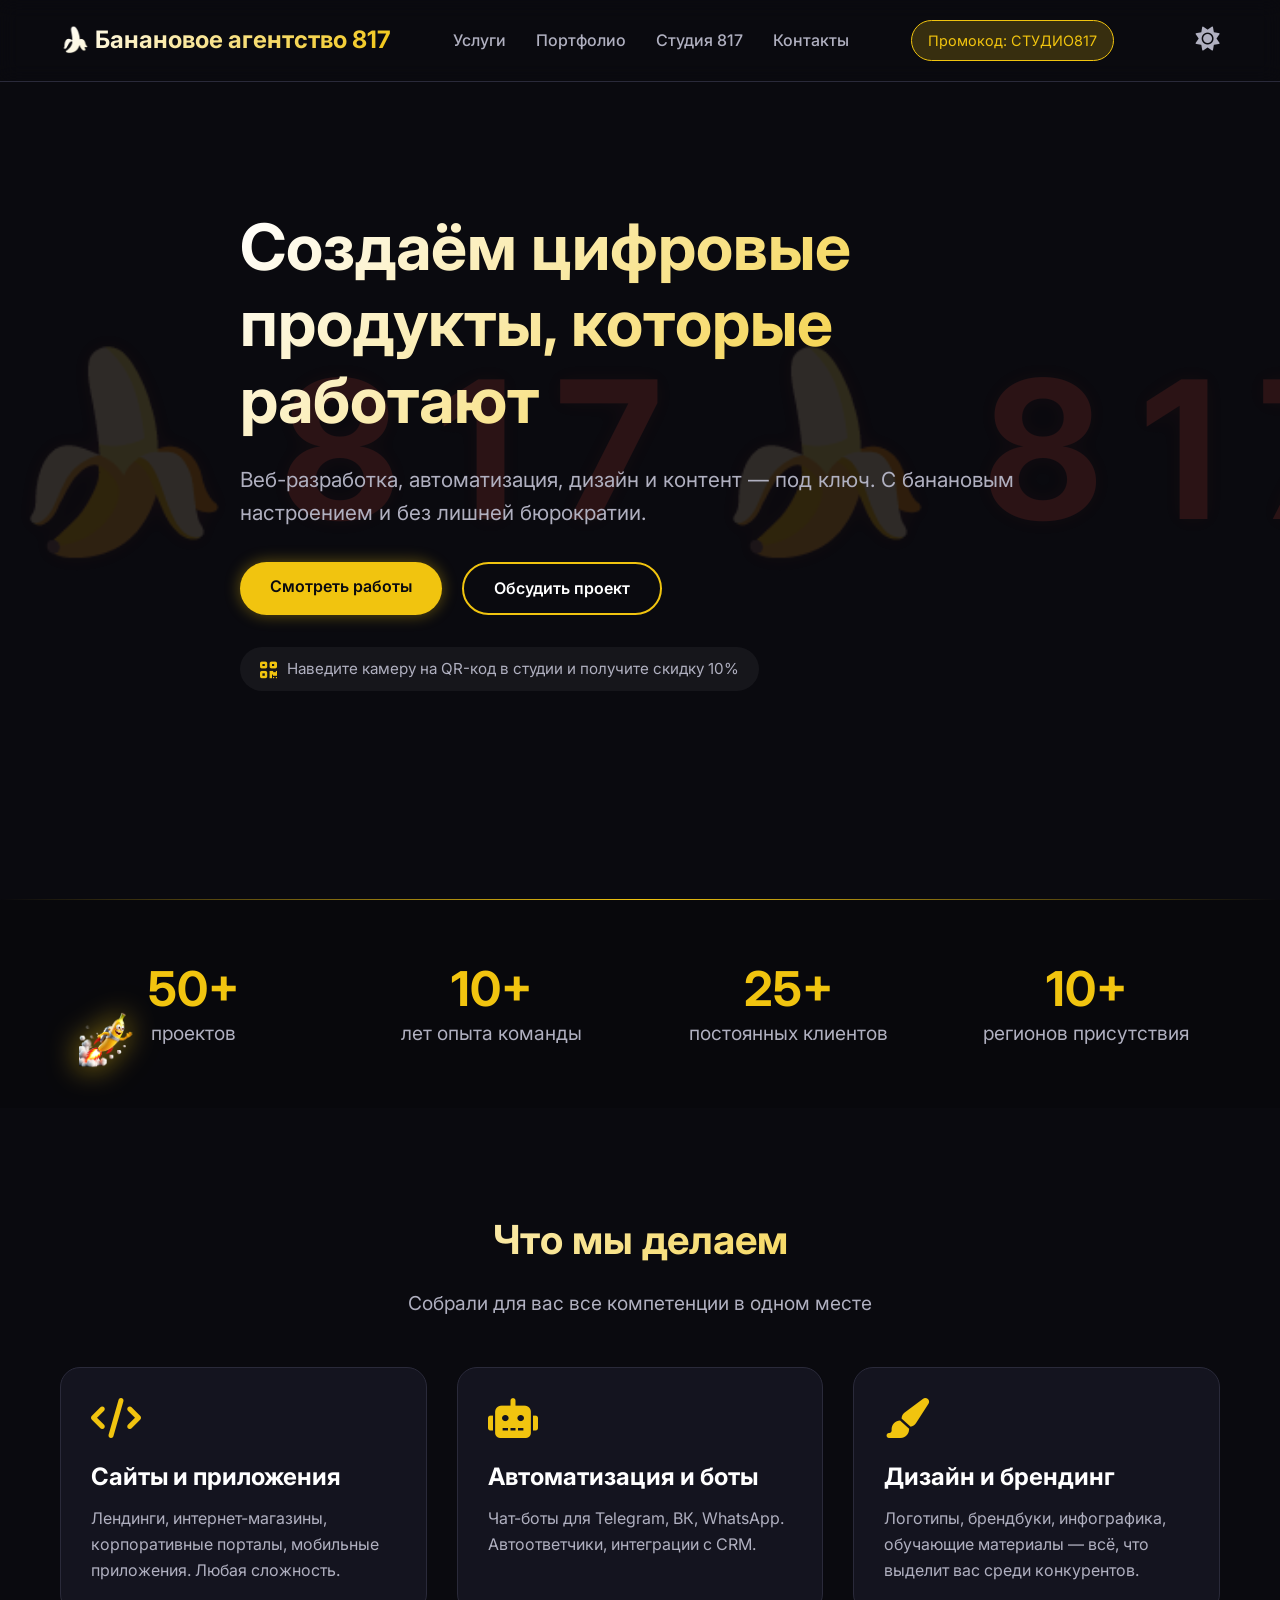
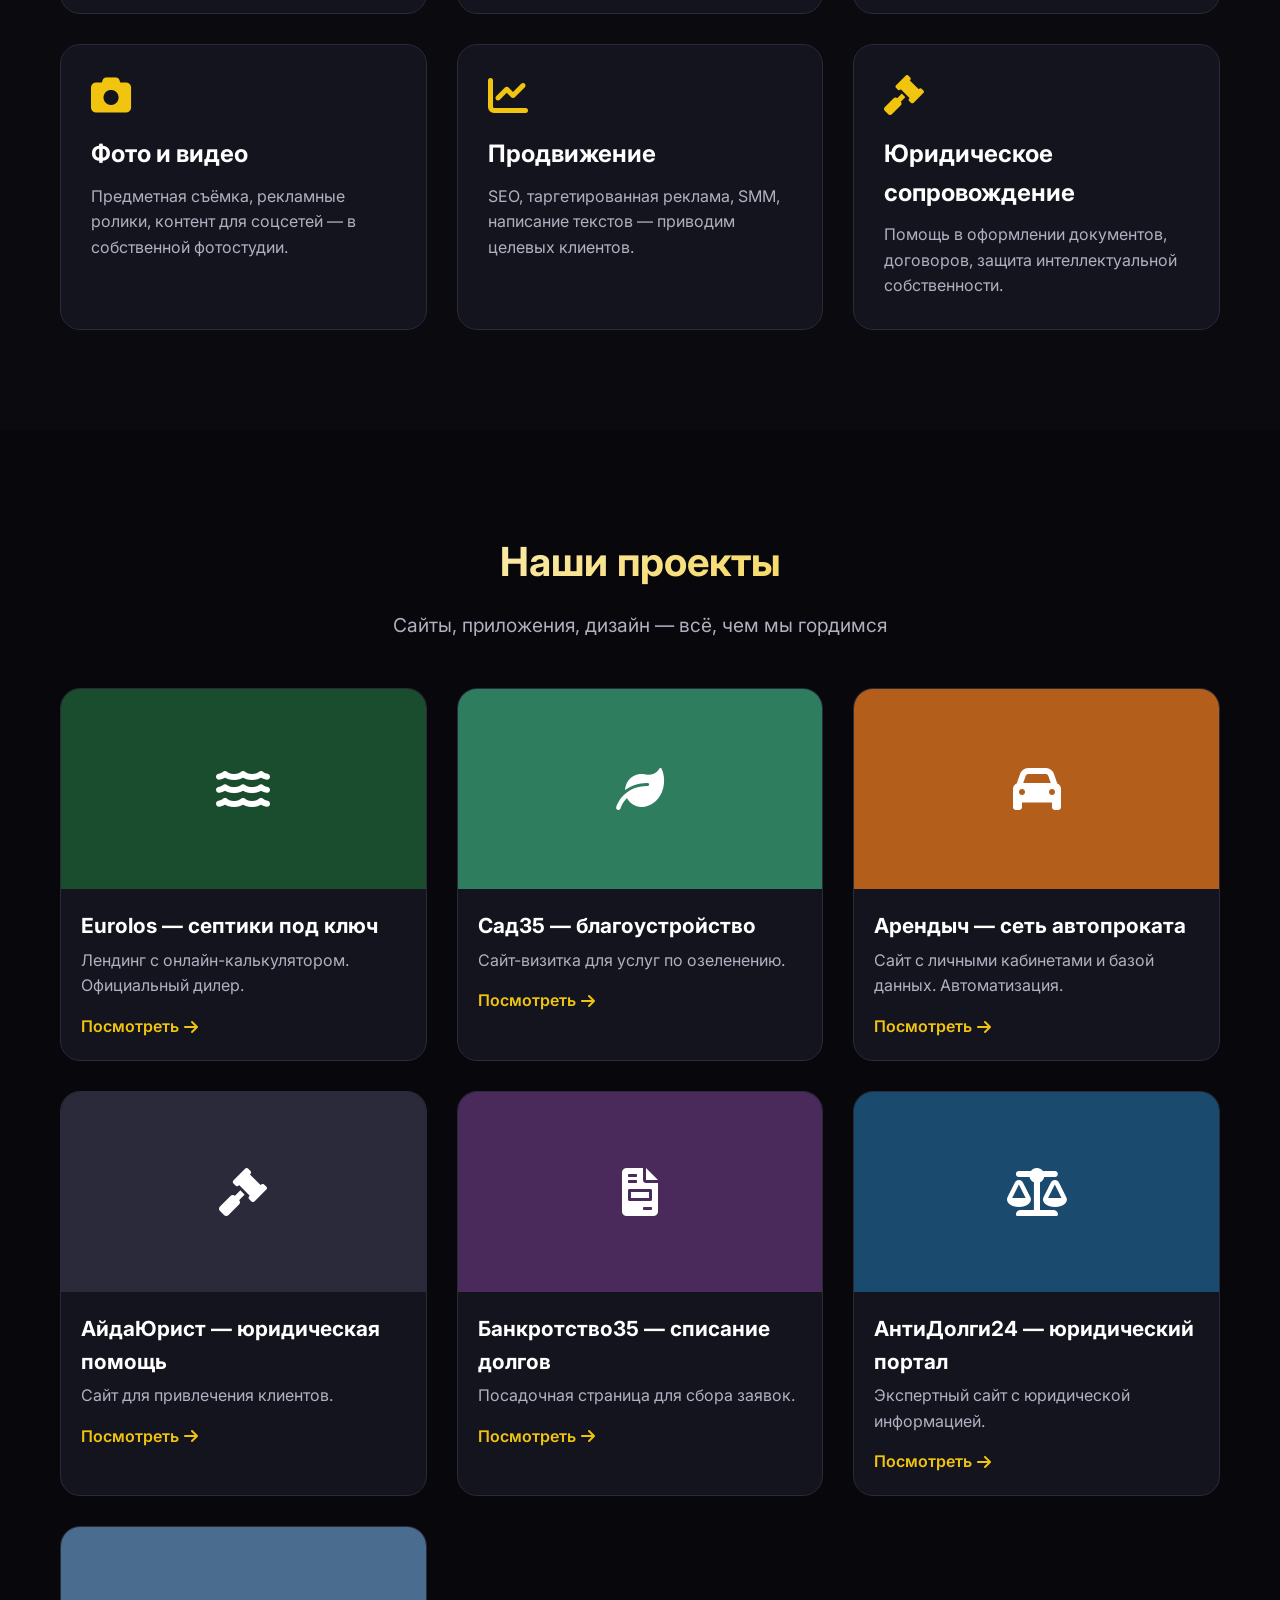
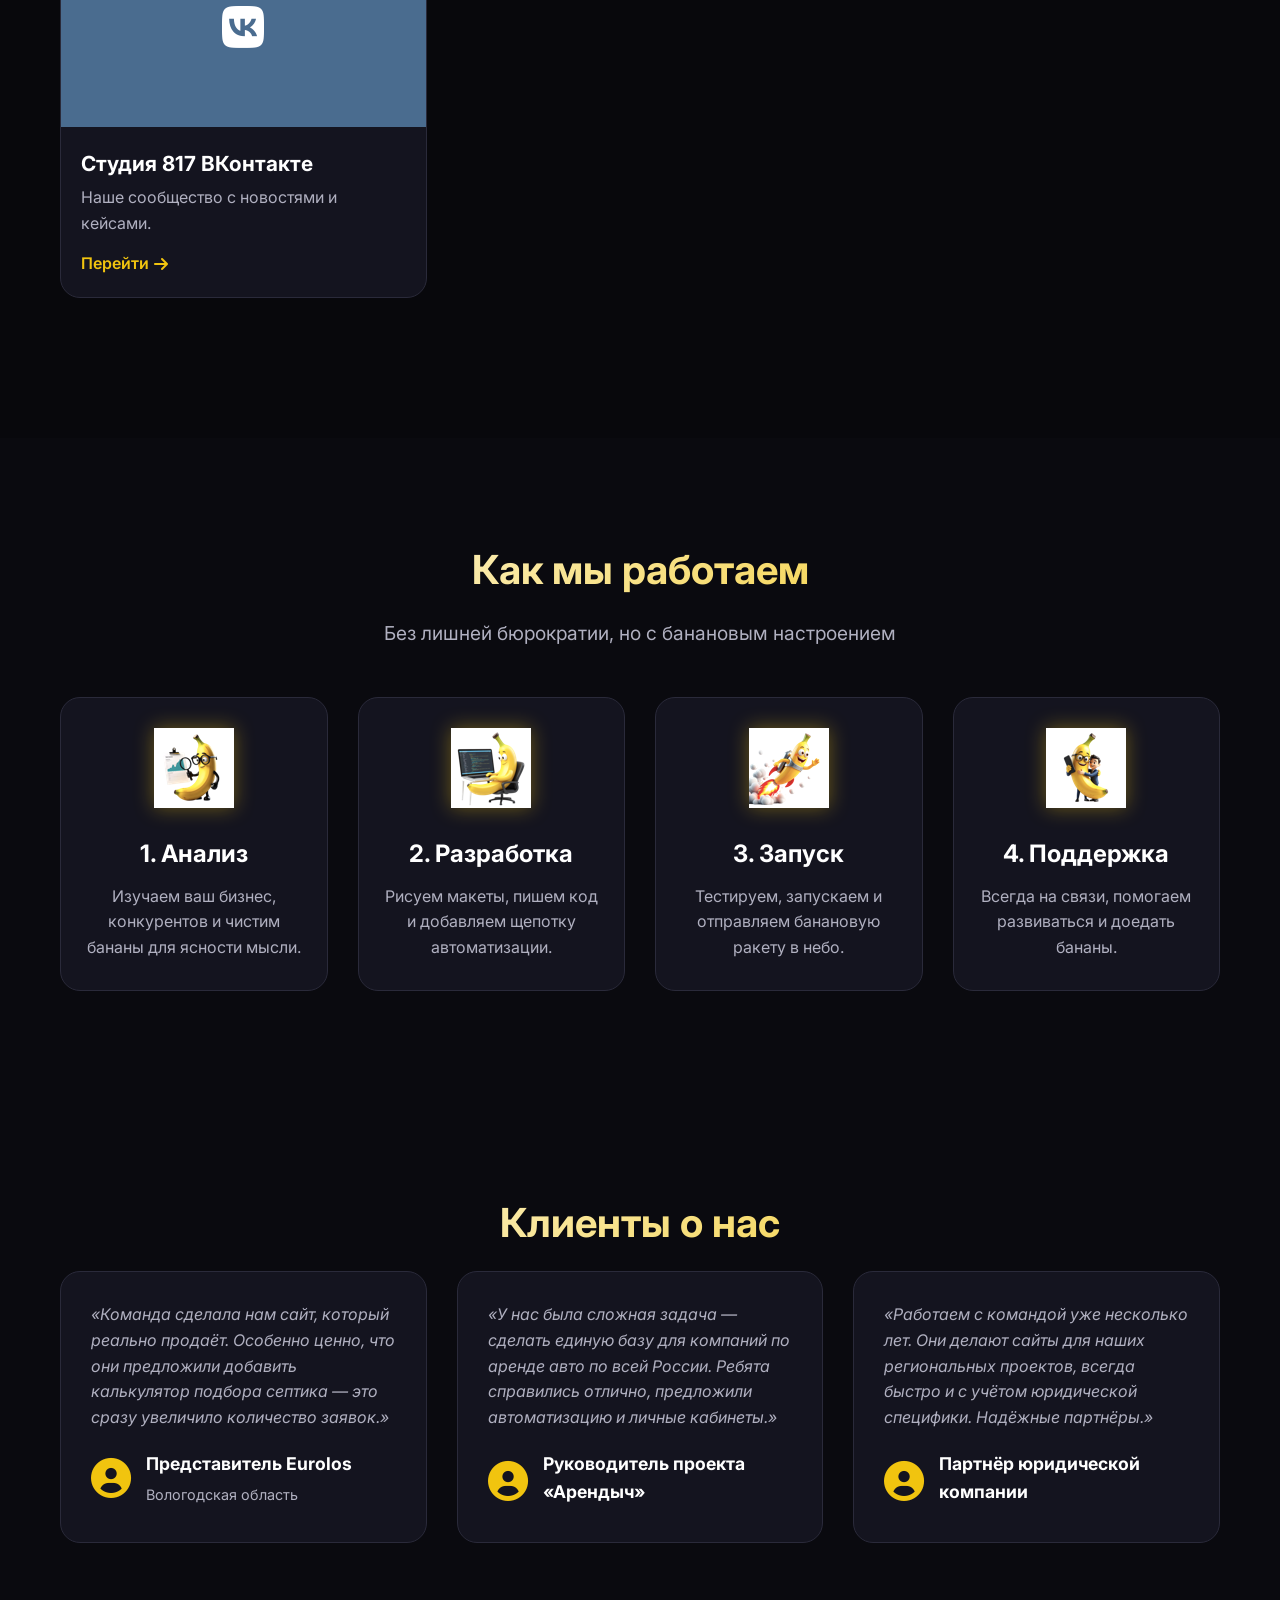
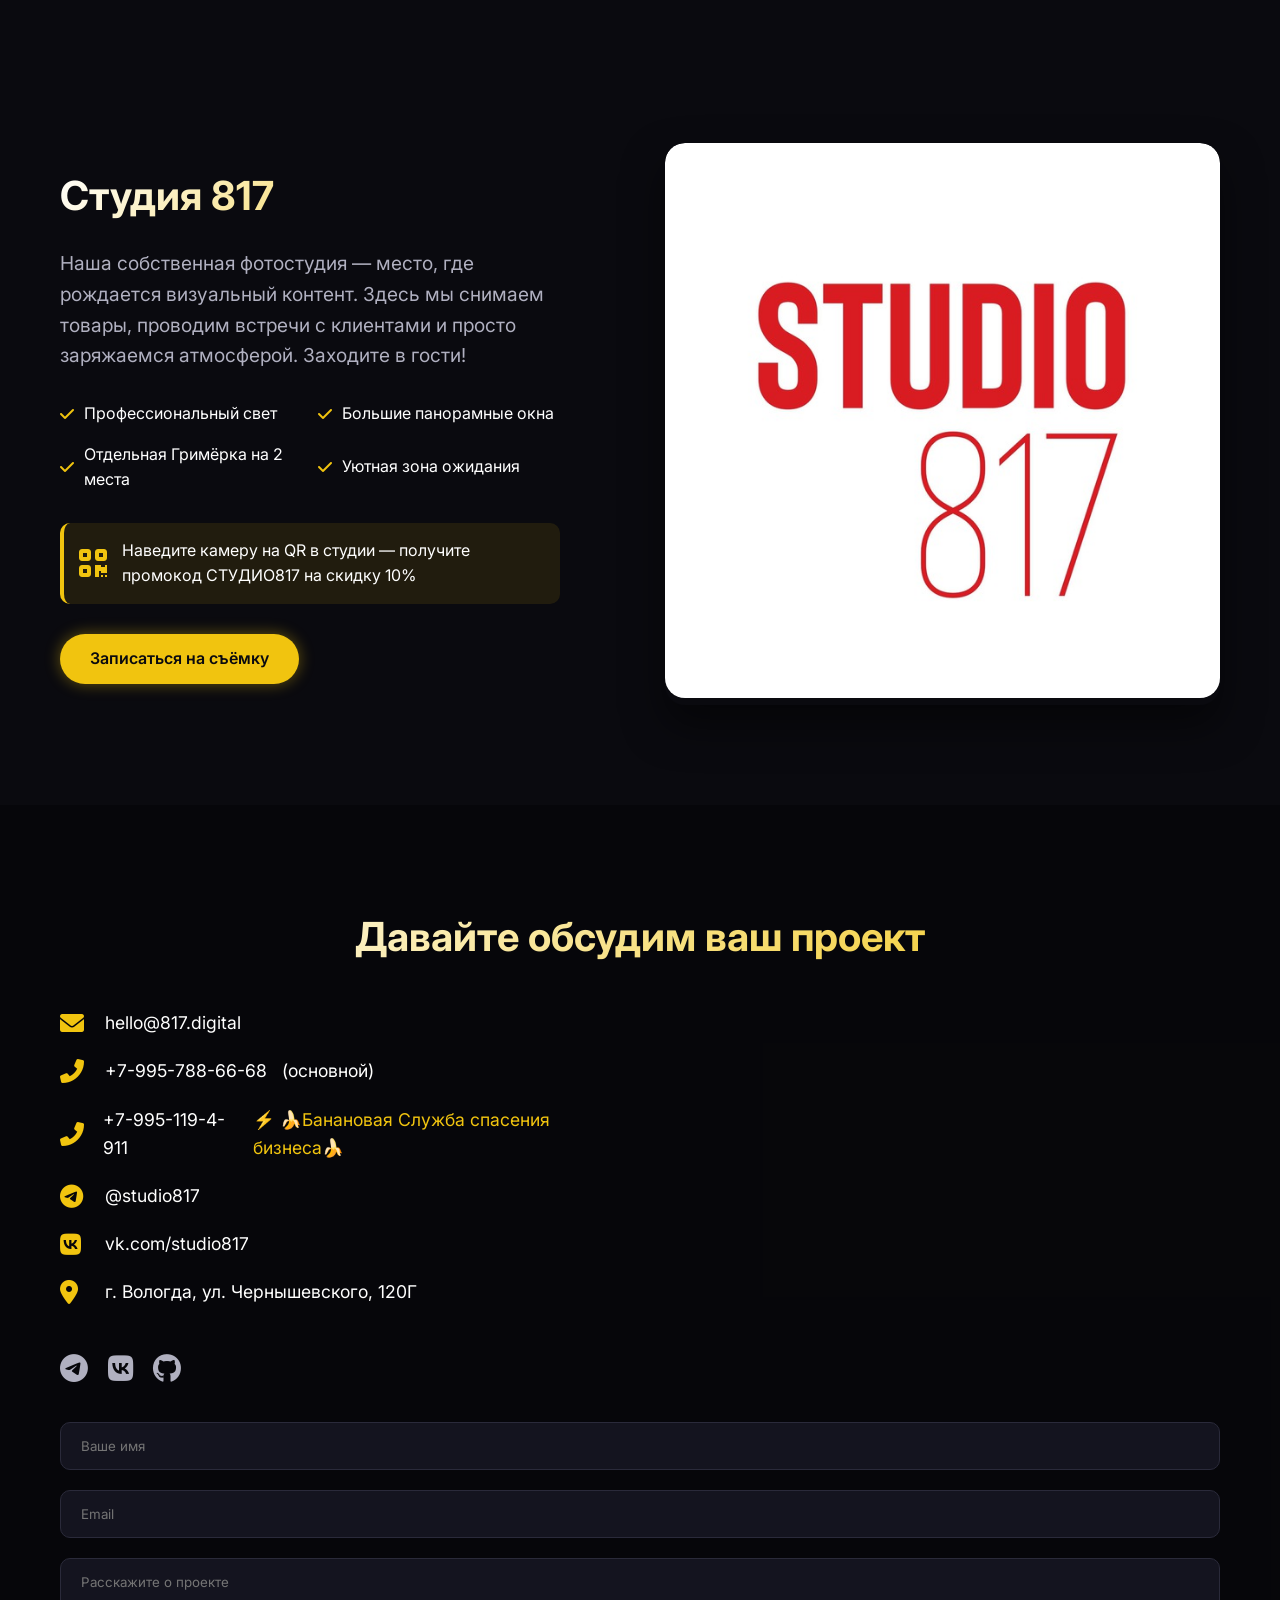
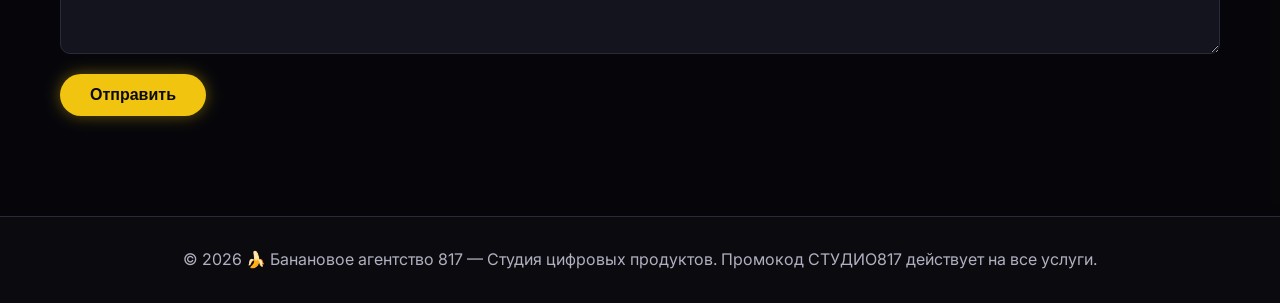
<file: index.html>
<!DOCTYPE html>
<html lang="ru">
<head>
    <meta charset="UTF-8">
    <meta name="viewport" content="width=device-width, initial-scale=1.0">
    <title>🍌 Банановое агентство 817 — создание сайтов, автоматизация, контент</title>
    <!-- Шрифты -->
    <link rel="preconnect" href="https://fonts.googleapis.com">
    <link rel="preconnect" href="https://fonts.gstatic.com" crossorigin>
    <link href="https://fonts.googleapis.com/css2?family=Inter:opsz,wght@14..32,400;14..32,500;14..32,600;14..32,700&family=Montserrat:wght@400;500;600;700&display=swap" rel="stylesheet">
    <!-- Font Awesome 6 (иконки) -->
    <link rel="stylesheet" href="https://cdnjs.cloudflare.com/ajax/libs/font-awesome/6.0.0-beta3/css/all.min.css">
    <!-- Наш CSS -->
    <link rel="stylesheet" href="style.css">
</head>
<body>

    <!-- Прелоадер -->
    <div id="preloader">
        <div class="preloader__content">
            <img src="images/banana.png" alt="Банан" class="preloader__banana" onerror="this.style.display='none'; this.nextElementSibling.style.display='block';">
            <i class="fas fa-banana preloader__banana-fallback" style="display: none; font-size: 80px; color: #f1c40f;"></i>
            <div class="preloader__numbers">8 1 7</div>
        </div>
    </div>

    <!-- Фоновые вращающиеся эмодзи (будут видны только в тёмной теме) -->
    <div class="bg-emoji"></div>

    <!-- Шапка -->
    <header class="header">
        <div class="container">
            <div class="header__inner">
                <div class="logo">🍌 Банановое агентство 817</div>
                <nav class="nav">
                    <a href="#services">Услуги</a>
                    <a href="#portfolio">Портфолио</a>
                    <a href="#studio">Студия 817</a>
                    <a href="#contact">Контакты</a>
                </nav>
                <div class="header__promo">Промокод: СТУДИО817</div>
                <div class="theme-switcher" id="theme-toggle">
                    <i class="fas fa-sun"></i>
                </div>
                <button class="mobile-menu-btn" id="mobile-menu-btn"><i class="fas fa-bars"></i></button>
            </div>
        </div>
    </header>

    <!-- Мобильное меню -->
    <div class="mobile-menu" id="mobile-menu">
        <a href="#services" onclick="closeMenu()">Услуги</a>
        <a href="#portfolio" onclick="closeMenu()">Портфолио</a>
        <a href="#studio" onclick="closeMenu()">Студия 817</a>
        <a href="#contact" onclick="closeMenu()">Контакты</a>
        <div class="mobile-menu__promo">Промокод: СТУДИЯ817</div>
    </div>

    <!-- Главный экран -->
    <section class="hero">
        <div class="container">
            <div class="hero__content">
                <h1 class="hero__title animate-on-scroll">Создаём цифровые продукты, которые работают</h1>
                <p class="hero__subtitle animate-on-scroll">Веб-разработка, автоматизация, дизайн и контент — под ключ. С банановым настроением и без лишней бюрократии.</p>
                <div class="hero__btns animate-on-scroll">
                    <a href="#portfolio" class="btn btn-primary">Смотреть работы</a>
                    <a href="#contact" class="btn btn-outline">Обсудить проект</a>
                </div>
                <div class="hero__qr-note animate-on-scroll">
                    <i class="fas fa-qrcode"></i> Наведите камеру на QR-код в студии и получите скидку 10%
                </div>
            </div>
        </div>
        <div class="hero__line"></div>
    </section>

    <!-- Счётчики достижений -->
    <section class="stats">
        <div class="container">
            <div class="stats-grid">
                <div class="stat-item animate-on-scroll">
                    <div class="stat-number" data-target="50">0</div>
                    <div class="stat-label">проектов</div>
                </div>
                <div class="stat-item animate-on-scroll">
                    <div class="stat-number" data-target="10">0</div>
                    <div class="stat-label">лет опыта команды</div>
                </div>
                <div class="stat-item animate-on-scroll">
                    <div class="stat-number" data-target="25">0</div>
                    <div class="stat-label">постоянных клиентов</div>
                </div>
                <div class="stat-item animate-on-scroll">
                    <div class="stat-number" data-target="10">0</div>
                    <div class="stat-label">регионов присутствия</div>
                </div>
            </div>
        </div>
    </section>

    <!-- Услуги -->
    <section id="services" class="services">
        <div class="container">
            <h2 class="section-title animate-on-scroll">Что мы делаем</h2>
            <p class="section-subtitle animate-on-scroll">Собрали для вас все компетенции в одном месте</p>
            <div class="services__grid">
                <div class="service-card animate-on-scroll">
                    <i class="fas fa-code service-card__icon"></i>
                    <h3>Сайты и приложения</h3>
                    <p>Лендинги, интернет-магазины, корпоративные порталы, мобильные приложения. Любая сложность.</p>
                </div>
                <div class="service-card animate-on-scroll">
                    <i class="fas fa-robot service-card__icon"></i>
                    <h3>Автоматизация и боты</h3>
                    <p>Чат-боты для Telegram, ВК, WhatsApp. Автоответчики, интеграции с CRM.</p>
                </div>
                <div class="service-card animate-on-scroll">
                    <i class="fas fa-paint-brush service-card__icon"></i>
                    <h3>Дизайн и брендинг</h3>
                    <p>Логотипы, брендбуки, инфографика, обучающие материалы — всё, что выделит вас среди конкурентов.</p>
                </div>
                <div class="service-card animate-on-scroll">
                    <i class="fas fa-camera service-card__icon"></i>
                    <h3>Фото и видео</h3>
                    <p>Предметная съёмка, рекламные ролики, контент для соцсетей — в собственной фотостудии.</p>
                </div>
                <div class="service-card animate-on-scroll">
                    <i class="fas fa-chart-line service-card__icon"></i>
                    <h3>Продвижение</h3>
                    <p>SEO, таргетированная реклама, SMM, написание текстов — приводим целевых клиентов.</p>
                </div>
                <div class="service-card animate-on-scroll">
                    <i class="fas fa-gavel service-card__icon"></i>
                    <h3>Юридическое сопровождение</h3>
                    <p>Помощь в оформлении документов, договоров, защита интеллектуальной собственности.</p>
                </div>
            </div>
        </div>
    </section>

    <!-- Портфолио -->
    <section id="portfolio" class="portfolio">
        <div class="container">
            <h2 class="section-title animate-on-scroll">Наши проекты</h2>
            <p class="section-subtitle animate-on-scroll">Сайты, приложения, дизайн — всё, чем мы гордимся</p>
            <div class="portfolio__grid">
                <!-- Eurolos -->
                <div class="portfolio-card animate-on-scroll">
                    <div class="portfolio-card__image" style="background: #1a4d2e;">
                        <i class="fas fa-water" style="font-size: 48px; color: #fff;"></i>
                    </div>
                    <div class="portfolio-card__content">
                        <h4>Eurolos — септики под ключ</h4>
                        <p>Лендинг с онлайн-калькулятором. Официальный дилер.</p>
                        <a href="https://antidolgi.github.io/eurolos35green/" target="_blank" class="portfolio-card__link">Посмотреть <i class="fas fa-arrow-right"></i></a>
                    </div>
                </div>
                <!-- Сад35 -->
                <div class="portfolio-card animate-on-scroll">
                    <div class="portfolio-card__image" style="background: #2e7d5e;">
                        <i class="fas fa-leaf" style="font-size: 48px; color: #fff;"></i>
                    </div>
                    <div class="portfolio-card__content">
                        <h4>Сад35 — благоустройство</h4>
                        <p>Сайт-визитка для услуг по озеленению.</p>
                        <a href="https://antidolgi.github.io/sad35/" target="_blank" class="portfolio-card__link">Посмотреть <i class="fas fa-arrow-right"></i></a>
                    </div>
                </div>
                <!-- Арендыч -->
                <div class="portfolio-card animate-on-scroll">
                    <div class="portfolio-card__image" style="background: #b35e1a;">
                        <i class="fas fa-car" style="font-size: 48px; color: #fff;"></i>
                    </div>
                    <div class="portfolio-card__content">
                        <h4>Арендыч — сеть автопроката</h4>
                        <p>Сайт с личными кабинетами и базой данных. Автоматизация.</p>
                        <a href="http://arendich.internet35.ru/" target="_blank" class="portfolio-card__link">Посмотреть <i class="fas fa-arrow-right"></i></a>
                    </div>
                </div>
                <!-- АйдаЮрист -->
                <div class="portfolio-card animate-on-scroll">
                    <div class="portfolio-card__image" style="background: #2a2a3a;">
                        <i class="fas fa-gavel" style="font-size: 48px; color: #fff;"></i>
                    </div>
                    <div class="portfolio-card__content">
                        <h4>АйдаЮрист — юридическая помощь</h4>
                        <p>Сайт для привлечения клиентов.</p>
                        <a href="https://xn--80aalrc8bii8h.xn--p1ai/" target="_blank" class="portfolio-card__link">Посмотреть <i class="fas fa-arrow-right"></i></a>
                    </div>
                </div>
                <!-- Банкротство35 -->
                <div class="portfolio-card animate-on-scroll">
                    <div class="portfolio-card__image" style="background: #4a2a5a;">
                        <i class="fas fa-file-invoice" style="font-size: 48px; color: #fff;"></i>
                    </div>
                    <div class="portfolio-card__content">
                        <h4>Банкротство35 — списание долгов</h4>
                        <p>Посадочная страница для сбора заявок.</p>
                        <a href="https://xn--35-6kcdg1cujbrmlb.xn--p1ai/" target="_blank" class="portfolio-card__link">Посмотреть <i class="fas fa-arrow-right"></i></a>
                    </div>
                </div>
                <!-- АнтиДолги24 -->
                <div class="portfolio-card animate-on-scroll">
                    <div class="portfolio-card__image" style="background: #1a4a6e;">
                        <i class="fas fa-balance-scale" style="font-size: 48px; color: #fff;"></i>
                    </div>
                    <div class="portfolio-card__content">
                        <h4>АнтиДолги24 — юридический портал</h4>
                        <p>Экспертный сайт с юридической информацией.</p>
                        <a href="https://antidolgi24.ru/" target="_blank" class="portfolio-card__link">Посмотреть <i class="fas fa-arrow-right"></i></a>
                    </div>
                </div>
                <!-- Группа ВК -->
                <div class="portfolio-card animate-on-scroll">
                    <div class="portfolio-card__image" style="background: #4a6c8f;">
                        <i class="fab fa-vk" style="font-size: 48px; color: #fff;"></i>
                    </div>
                    <div class="portfolio-card__content">
                        <h4>Студия 817 ВКонтакте</h4>
                        <p>Наше сообщество с новостями и кейсами.</p>
                        <a href="https://vk.com/studio817" target="_blank" class="portfolio-card__link">Перейти <i class="fas fa-arrow-right"></i></a>
                    </div>
                </div>
            </div>
        </div>
    </section>

    <!-- Как мы работаем -->
    <section class="work-process">
        <div class="container">
            <h2 class="section-title animate-on-scroll">Как мы работаем</h2>
            <p class="section-subtitle animate-on-scroll">Без лишней бюрократии, но с банановым настроением</p>
            <div class="process-grid">
                <div class="process-step animate-on-scroll">
                    <div class="process-step__image">
                        <img src="images/step1.png" alt="Анализ" width="80" height="80" onerror="this.style.display='none'; this.nextElementSibling.style.display='block';">
                        <i class="fas fa-search" style="display: none; font-size: 48px; color: #f1c40f;"></i>
                    </div>
                    <h3>1. Анализ</h3>
                    <p>Изучаем ваш бизнес, конкурентов и чистим бананы для ясности мысли.</p>
                </div>
                <div class="process-step animate-on-scroll">
                    <div class="process-step__image">
                        <img src="images/step2.png" alt="Разработка" width="80" height="80" onerror="this.style.display='none'; this.nextElementSibling.style.display='block';">
                        <i class="fas fa-laptop-code" style="display: none; font-size: 48px; color: #f1c40f;"></i>
                    </div>
                    <h3>2. Разработка</h3>
                    <p>Рисуем макеты, пишем код и добавляем щепотку автоматизации.</p>
                </div>
                <div class="process-step animate-on-scroll">
                    <div class="process-step__image">
                        <img src="images/step3.png" alt="Запуск" width="80" height="80" onerror="this.style.display='none'; this.nextElementSibling.style.display='block';">
                        <i class="fas fa-rocket" style="display: none; font-size: 48px; color: #f1c40f;"></i>
                    </div>
                    <h3>3. Запуск</h3>
                    <p>Тестируем, запускаем и отправляем банановую ракету в небо.</p>
                </div>
                <div class="process-step animate-on-scroll">
                    <div class="process-step__image">
                        <img src="images/step4.png" alt="Поддержка" width="80" height="80" onerror="this.style.display='none'; this.nextElementSibling.style.display='block';">
                        <i class="fas fa-headset" style="display: none; font-size: 48px; color: #f1c40f;"></i>
                    </div>
                    <h3>4. Поддержка</h3>
                    <p>Всегда на связи, помогаем развиваться и доедать бананы.</p>
                </div>
            </div>
        </div>
    </section>

    <!-- Отзывы -->
    <section class="testimonials">
        <div class="container">
            <h2 class="section-title animate-on-scroll">Клиенты о нас</h2>
            <div class="testimonials-grid">
                <div class="testimonial-card animate-on-scroll">
                    <p class="testimonial-text">«Команда сделала нам сайт, который реально продаёт. Особенно ценно, что они предложили добавить калькулятор подбора септика — это сразу увеличило количество заявок.»</p>
                    <div class="testimonial-author">
                        <i class="fas fa-user-circle" style="font-size: 40px; color: #f1c40f;"></i>
                        <div>
                            <h4>Представитель Eurolos</h4>
                            <p>Вологодская область</p>
                        </div>
                    </div>
                </div>
                <div class="testimonial-card animate-on-scroll">
                    <p class="testimonial-text">«У нас была сложная задача — сделать единую базу для компаний по аренде авто по всей России. Ребята справились отлично, предложили автоматизацию и личные кабинеты.»</p>
                    <div class="testimonial-author">
                        <i class="fas fa-user-circle" style="font-size: 40px; color: #f1c40f;"></i>
                        <div>
                            <h4>Руководитель проекта «Арендыч»</h4>
                        </div>
                    </div>
                </div>
                <div class="testimonial-card animate-on-scroll">
                    <p class="testimonial-text">«Работаем с командой уже несколько лет. Они делают сайты для наших региональных проектов, всегда быстро и с учётом юридической специфики. Надёжные партнёры.»</p>
                    <div class="testimonial-author">
                        <i class="fas fa-user-circle" style="font-size: 40px; color: #f1c40f;"></i>
                        <div>
                            <h4>Партнёр юридической компании</h4>
                        </div>
                    </div>
                </div>
            </div>
        </div>
    </section>

    <!-- Студия 817 -->
    <section id="studio" class="studio">
        <div class="container">
            <div class="studio__inner">
                <div class="studio__content animate-on-scroll">
                    <h2 class="section-title" style="text-align: left;">Студия 817</h2>
                    <p class="studio__text">Наша собственная фотостудия — место, где рождается визуальный контент. Здесь мы снимаем товары, проводим встречи с клиентами и просто заряжаемся атмосферой. Заходите в гости!</p>
                    <div class="studio__features">
                        <div class="studio__feature"><i class="fas fa-check"></i> Профессиональный свет</div>
                        <div class="studio__feature"><i class="fas fa-check"></i> Большие панорамные окна</div>
                        <div class="studio__feature"><i class="fas fa-check"></i> Отдельная Гримёрка на 2 места</div>
                        <div class="studio__feature"><i class="fas fa-check"></i> Уютная зона ожидания</div>
                    </div>
                    <div class="studio__qr">
                        <i class="fas fa-qrcode"></i> Наведите камеру на QR в студии — получите промокод СТУДИО817 на скидку 10%
                    </div>
                    <a href="#" class="btn btn-primary">Записаться на съёмку</a>
                </div>
                <div class="studio__image animate-on-scroll">
                    <img src="images/studio817.jpg" alt="Studio 817" style="max-width:100%; border-radius: 20px;">
                </div>
            </div>
        </div>
    </section>

    <!-- Контакты -->
    <section id="contact" class="contact">
        <div class="container">
            <h2 class="section-title animate-on-scroll">Давайте обсудим ваш проект</h2>
            <div class="contact__inner">
                <div class="contact__info animate-on-scroll">
                    <div class="contact__item">
                        <i class="fas fa-envelope"></i>
                        <a href="mailto:hello@817.digital">hello@817.digital</a>
                    </div>
                    <div class="contact__item">
                        <i class="fas fa-phone-alt"></i>
                        <a href="tel:+79957886668">+7-995-788-66-68</a> (основной)
                    </div>
                    <div class="contact__item">
                        <i class="fas fa-phone-alt"></i>
                        <a href="tel:+79951194911">+7-995-119-4-911</a> <span style="color: #f1c40f;">⚡ 🍌Банановая Служба спасения бизнеса🍌</span>
                    </div>
                    <div class="contact__item">
                        <i class="fab fa-telegram"></i>
                        <a href="https://t.me/studio817" target="_blank">@studio817</a>
                    </div>
                    <div class="contact__item">
                        <i class="fab fa-vk"></i>
                        <a href="https://vk.com/studio817" target="_blank">vk.com/studio817</a>
                    </div>
                    <div class="contact__item">
                        <i class="fas fa-map-marker-alt"></i>
                        <span>г. Вологда, ул. Чернышевского, 120Г</span>
                    </div>
                    <div class="contact__social">
                        <a href="https://t.me/studio817" target="_blank"><i class="fab fa-telegram"></i></a>
                        <a href="https://vk.com/studio817" target="_blank"><i class="fab fa-vk"></i></a>
                        <a href="https://github.com/antidolgi" target="_blank"><i class="fab fa-github"></i></a>
                    </div>
                </div>
                <div class="contact__map animate-on-scroll">
                    <iframe src="https://yandex.ru/map-widget/v1/?ll=39.888123%2C59.220123&z=17&l=map&pt=39.888123,59.220123,pm2rdm" width="100%" height="300" frameborder="0" allowfullscreen="true" style="border-radius: 20px;"></iframe>
                </div>
            </div>
            <form class="contact__form animate-on-scroll" id="contact-form" action="https://formspree.io/f/your-form-id" method="POST">
                <input type="text" name="name" placeholder="Ваше имя" required>
                <input type="email" name="email" placeholder="Email" required>
                <textarea name="message" rows="4" placeholder="Расскажите о проекте" required></textarea>
                <button type="submit" class="btn btn-primary">Отправить</button>
            </form>
        </div>
    </section>

    <!-- Футер -->
    <footer class="footer">
        <div class="container">
            <p>© 2026 🍌 Банановое агентство 817 — Студия цифровых продуктов. Промокод СТУДИО817 действует на все услуги.</p>
        </div>
    </footer>

    <script src="script.js"></script>
    <!-- Летающий банан с ранцем -->
<div id="flying-banana" class="flying-banana">
    <img src="images/banana-rocket.png" alt="Банан с ранцем">
</div>
</body>
</html>
</file>
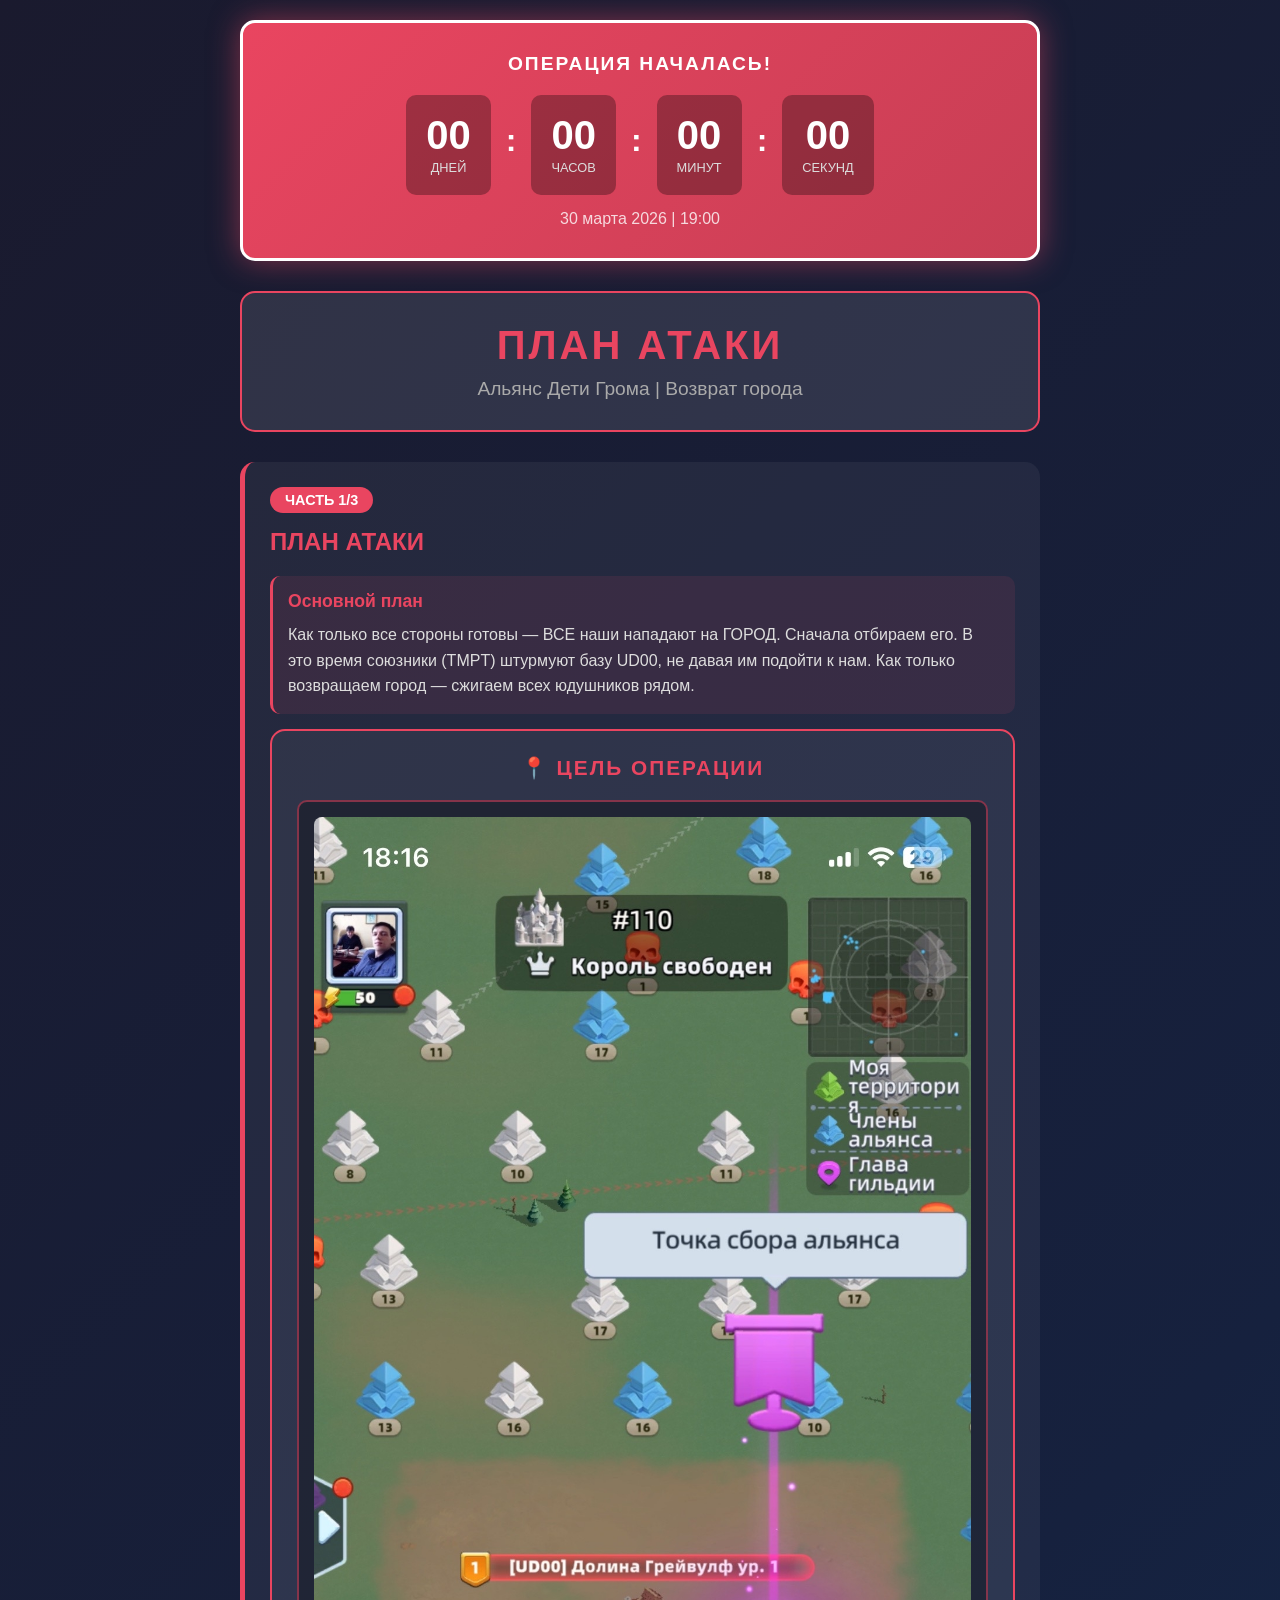
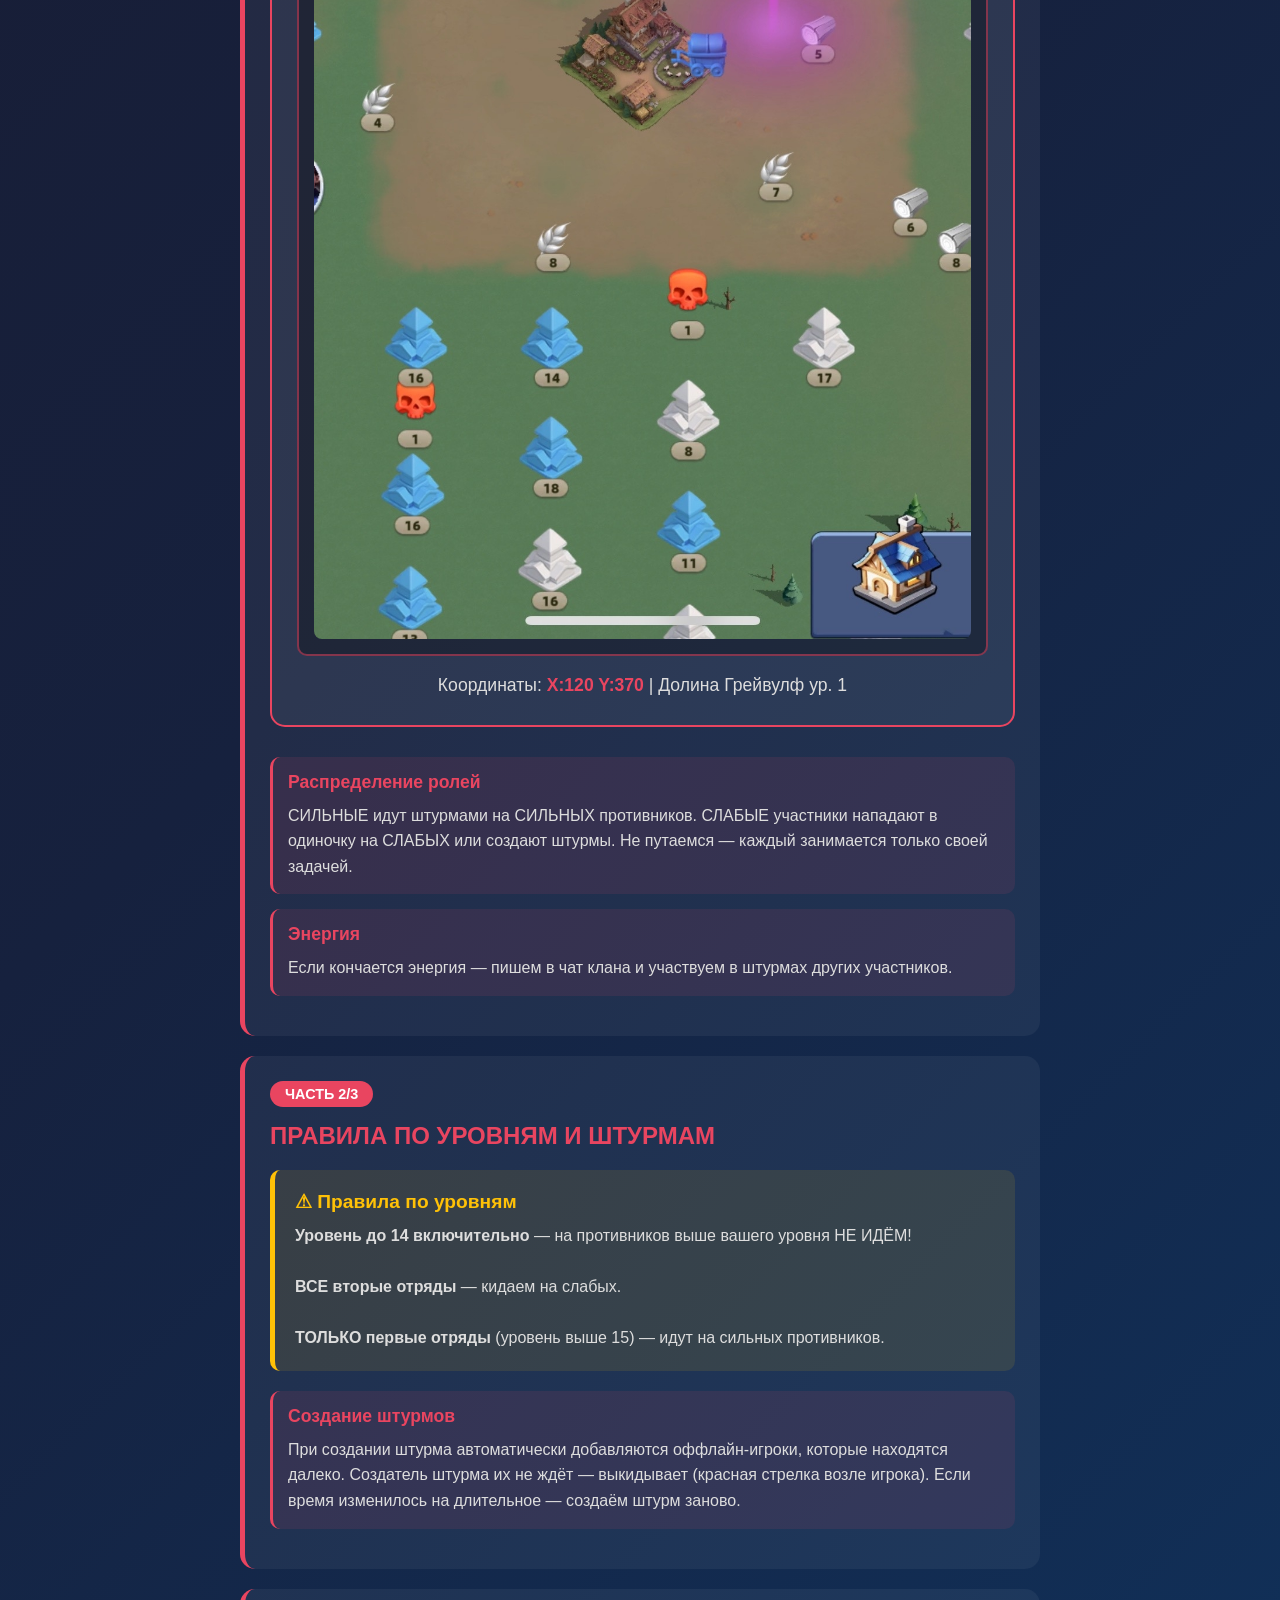
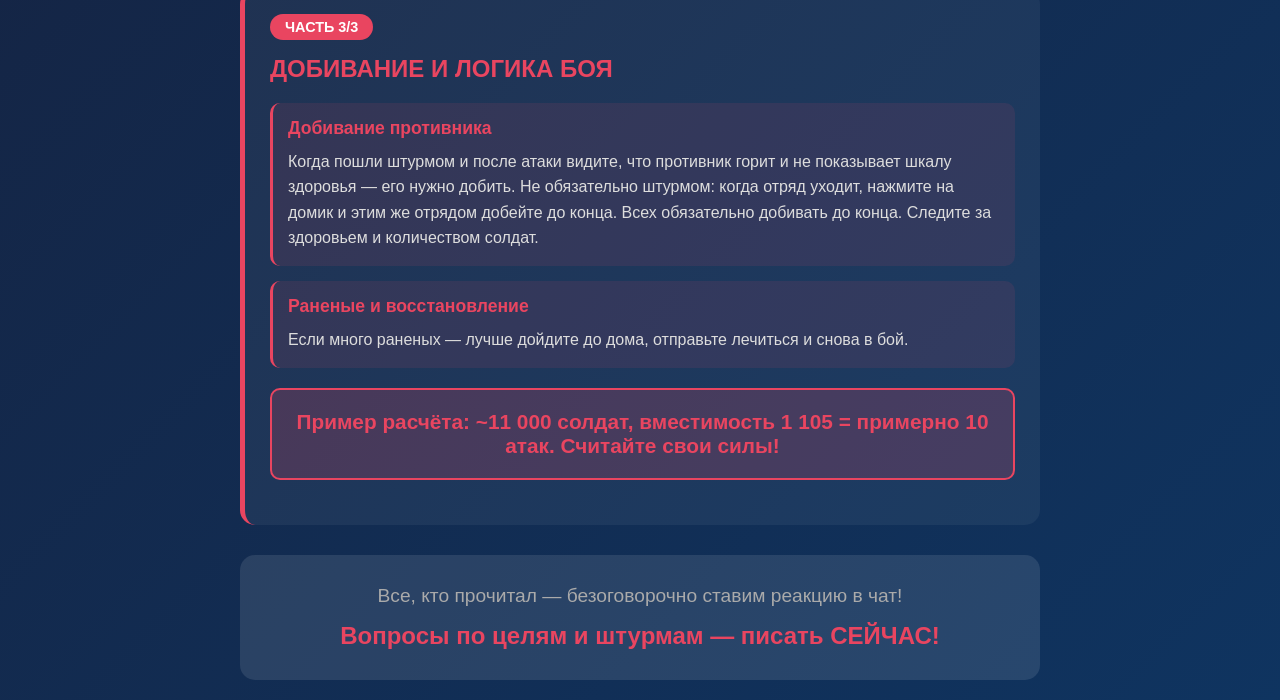
<file: attack-plan.html>
<!DOCTYPE html>
<html lang="ru">
<head>
    <meta charset="UTF-8">
    <meta name="viewport" content="width=device-width, initial-scale=1.0">
    <title>План Атаки | Дети Грома</title>
    <style>
        * {
            margin: 0;
            padding: 0;
            box-sizing: border-box;
        }

        body {
            font-family: 'Segoe UI', Tahoma, Geneva, Verdana, sans-serif;
            background: linear-gradient(135deg, #1a1a2e 0%, #16213e 50%, #0f3460 100%);
            min-height: 100vh;
            padding: 20px;
            color: #fff;
        }
        .countdown-container {
    background: linear-gradient(135deg, #e94560 0%, #c73e54 100%);
    border-radius: 15px;
    padding: 30px 20px;
    margin-bottom: 30px;
    text-align: center;
    border: 3px solid #fff;
    box-shadow: 0 0 30px rgba(233, 69, 96, 0.5);
}

.countdown-title {
    font-size: 1.2em;
    color: #fff;
    text-transform: uppercase;
    letter-spacing: 2px;
    margin-bottom: 20px;
    font-weight: bold;
}

.countdown-timer {
    display: flex;
    justify-content: center;
    align-items: center;
    gap: 15px;
    margin-bottom: 15px;
}

.countdown-item {
    background: rgba(0, 0, 0, 0.3);
    padding: 20px;
    border-radius: 10px;
    min-width: 80px;
}

.countdown-value {
    font-size: 2.5em;
    font-weight: bold;
    color: #fff;
    line-height: 1;
}

.countdown-label {
    font-size: 0.8em;
    color: #ddd;
    margin-top: 5px;
    text-transform: uppercase;
}

.countdown-separator {
    font-size: 2em;
    color: #fff;
    font-weight: bold;
    margin-top: -10px;
}

.countdown-date {
    font-size: 1em;
    color: #fff;
    opacity: 0.8;
}

@media (max-width: 600px) {
    .countdown-item {
        padding: 15px;
        min-width: 60px;
    }

    .countdown-value {
        font-size: 1.8em;
    }

    .countdown-label {
        font-size: 0.7em;
    }

    .countdown-separator {
        font-size: 1.5em;
    }
}

        .container {
            max-width: 800px;
            margin: 0 auto;
        }

        .header {
            text-align: center;
            padding: 30px 20px;
            background: rgba(255, 255, 255, 0.1);
            border-radius: 15px;
            margin-bottom: 30px;
            border: 2px solid #e94560;
        }

        .header h1 {
            font-size: 2.5em;
            color: #e94560;
            text-transform: uppercase;
            letter-spacing: 3px;
            margin-bottom: 10px;
        }

        .header .subtitle {
            font-size: 1.2em;
            color: #aaa;
        }
        .map-section {
    background: rgba(255, 255, 255, 0.05);
    border-radius: 15px;
    padding: 25px;
    margin-bottom: 30px;
    border: 2px solid #e94560;
    text-align: center;
}

.map-title {
    font-size: 1.3em;
    color: #e94560;
    font-weight: bold;
    margin-bottom: 20px;
    text-transform: uppercase;
    letter-spacing: 2px;
}

.map-container {
    background: rgba(0, 0, 0, 0.3);
    border-radius: 10px;
    padding: 15px;
    margin-bottom: 15px;
    border: 2px solid rgba(233, 69, 96, 0.5);
}

.map-image {
    max-width: 100%;
    height: auto;
    border-radius: 8px;
    display: block;
    margin: 0 auto;
}

.map-description {
    color: #ddd;
    font-size: 1.1em;
    line-height: 1.6;
}

.map-description strong {
    color: #e94560;
}

@media (max-width: 600px) {
    .map-section {
        padding: 20px;
    }

    .map-title {
        font-size: 1.1em;
    }
}

        .section {
            background: rgba(255, 255, 255, 0.05);
            border-radius: 15px;
            padding: 25px;
            margin-bottom: 20px;
            border-left: 5px solid #e94560;
        }

        .section-number {
            display: inline-block;
            background: #e94560;
            color: #fff;
            padding: 5px 15px;
            border-radius: 20px;
            font-size: 0.9em;
            font-weight: bold;
            margin-bottom: 15px;
        }

        .section h2 {
            font-size: 1.5em;
            color: #e94560;
            margin-bottom: 20px;
            text-transform: uppercase;
        }

        .point {
            background: rgba(233, 69, 96, 0.1);
            padding: 15px;
            border-radius: 10px;
            margin-bottom: 15px;
            border-left: 3px solid #e94560;
        }

        .point-title {
            font-weight: bold;
            color: #e94560;
            margin-bottom: 10px;
            font-size: 1.1em;
        }

        .point-text {
            line-height: 1.6;
            color: #ddd;
        }

        .warning {
            background: rgba(255, 193, 7, 0.1);
            border-left: 5px solid #ffc107;
            padding: 20px;
            border-radius: 10px;
            margin: 20px 0;
        }

        .warning-title {
            color: #ffc107;
            font-weight: bold;
            font-size: 1.2em;
            margin-bottom: 10px;
        }

        .warning-text {
            color: #ddd;
            line-height: 1.6;
        }

        .important {
            background: rgba(233, 69, 96, 0.2);
            border: 2px solid #e94560;
            padding: 20px;
            border-radius: 10px;
            margin: 20px 0;
            text-align: center;
        }

        .important-text {
            font-size: 1.3em;
            font-weight: bold;
            color: #e94560;
        }

        .footer {
            text-align: center;
            padding: 30px;
            background: rgba(255, 255, 255, 0.1);
            border-radius: 15px;
            margin-top: 30px;
        }

        .footer-text {
            font-size: 1.2em;
            color: #aaa;
            margin-bottom: 15px;
        }

        .footer-action {
            font-size: 1.5em;
            font-weight: bold;
            color: #e94560;
        }

        @media (max-width: 600px) {
            .header h1 {
                font-size: 1.8em;
            }

            .section {
                padding: 20px;
            }

            .point {
                padding: 12px;
            }
        }
    </style>
</head>
<body>
    <div class="container">
  <div class="countdown-container">
    <div class="countdown-title">ДО НАЧАЛА ОПЕРАЦИИ ОСТАЛОСЬ</div>
    <div class="countdown-timer" id="countdown">
        <div class="countdown-item">
            <div class="countdown-value" id="days">00</div>
            <div class="countdown-label">Дней</div>
        </div>
        <div class="countdown-separator">:</div>
        <div class="countdown-item">
            <div class="countdown-value" id="hours">00</div>
            <div class="countdown-label">Часов</div>
        </div>
        <div class="countdown-separator">:</div>
        <div class="countdown-item">
            <div class="countdown-value" id="minutes">00</div>
            <div class="countdown-label">Минут</div>
        </div>
        <div class="countdown-separator">:</div>
        <div class="countdown-item">
            <div class="countdown-value" id="seconds">00</div>
            <div class="countdown-label">Секунд</div>
        </div>
    </div>
    <div class="countdown-date">30 марта 2026 | 19:00</div>
</div>
        <div class="header">
            <h1>План Атаки</h1>
            <div class="subtitle">Альянс Дети Грома | Возврат города</div>
        </div>

        <div class="section">
            <div class="section-number">ЧАСТЬ 1/3</div>
            <h2>План атаки</h2>
            
            <div class="point">
                <div class="point-title">Основной план</div>
                <div class="point-text">
                    Как только все стороны готовы — ВСЕ наши нападают на ГОРОД. Сначала отбираем его. В это время союзники (TMPT) штурмуют базу UD00, не давая им подойти к нам. Как только возвращаем город — сжигаем всех юдушников рядом.
                </div>
            </div>
            <!-- СКРИНШОТ КАРТЫ -->
<div class="map-section">
    <div class="map-title">📍 ЦЕЛЬ ОПЕРАЦИИ</div>
    <div class="map-container">
        <img src="map-screenshot.jpg" alt="Карта цели" class="map-image">
    </div>
    <div class="map-description">
        Координаты: <strong>X:120 Y:370</strong> | Долина Грейвулф ур. 1
    </div>
</div>

            <div class="point">
                <div class="point-title">Распределение ролей</div>
                <div class="point-text">
                    СИЛЬНЫЕ идут штурмами на СИЛЬНЫХ противников. СЛАБЫЕ участники нападают в одиночку на СЛАБЫХ или создают штурмы. Не путаемся — каждый занимается только своей задачей.
                </div>
            </div>

            <div class="point">
                <div class="point-title">Энергия</div>
                <div class="point-text">
                    Если кончается энергия — пишем в чат клана и участвуем в штурмах других участников.
                </div>
            </div>
        </div>

        <div class="section">
            <div class="section-number">ЧАСТЬ 2/3</div>
            <h2>Правила по уровням и штурмам</h2>
            
            <div class="warning">
                <div class="warning-title">⚠ Правила по уровням</div>
                <div class="warning-text">
                    <strong>Уровень до 14 включительно</strong> — на противников выше вашего уровня НЕ ИДЁМ!<br><br>
                    <strong>ВСЕ вторые отряды</strong> — кидаем на слабых.<br><br>
                    <strong>ТОЛЬКО первые отряды</strong> (уровень выше 15) — идут на сильных противников.
                </div>
            </div>

            <div class="point">
                <div class="point-title">Создание штурмов</div>
                <div class="point-text">
                    При создании штурма автоматически добавляются оффлайн-игроки, которые находятся далеко. Создатель штурма их не ждёт — выкидывает (красная стрелка возле игрока). Если время изменилось на длительное — создаём штурм заново.
                </div>
            </div>
        </div>

        <div class="section">
            <div class="section-number">ЧАСТЬ 3/3</div>
            <h2>Добивание и логика боя</h2>
            
            <div class="point">
                <div class="point-title">Добивание противника</div>
                <div class="point-text">
                    Когда пошли штурмом и после атаки видите, что противник горит и не показывает шкалу здоровья — его нужно добить. Не обязательно штурмом: когда отряд уходит, нажмите на домик и этим же отрядом добейте до конца. Всех обязательно добивать до конца. Следите за здоровьем и количеством солдат.
                </div>
            </div>

            <div class="point">
                <div class="point-title">Раненые и восстановление</div>
                <div class="point-text">
                    Если много раненых — лучше дойдите до дома, отправьте лечиться и снова в бой.
                </div>
            </div>

            <div class="important">
                <div class="important-text">
                    Пример расчёта: ~11 000 солдат, вместимость 1 105 = примерно 10 атак. Считайте свои силы!
                </div>
            </div>
        </div>

        <div class="footer">
            <div class="footer-text">
                Все, кто прочитал — безоговорочно ставим реакцию в чат!
            </div>
            <div class="footer-action">
                Вопросы по целям и штурмам — писать СЕЙЧАС!
            </div>
        </div>
    </div>
    <script>
    function updateCountdown() {
        const targetDate = new Date('March 30, 2026 19:00:00').getTime();
        const now = new Date().getTime();
        const difference = targetDate - now;

        if (difference <= 0) {
            document.getElementById('days').textContent = '00';
            document.getElementById('hours').textContent = '00';
            document.getElementById('minutes').textContent = '00';
            document.getElementById('seconds').textContent = '00';
            document.querySelector('.countdown-title').textContent = 'ОПЕРАЦИЯ НАЧАЛАСЬ!';
            return;
        }

        const days = Math.floor(difference / (1000 * 60 * 60 * 24));
        const hours = Math.floor((difference % (1000 * 60 * 60 * 24)) / (1000 * 60 * 60));
        const minutes = Math.floor((difference % (1000 * 60 * 60)) / (1000 * 60));
        const seconds = Math.floor((difference % (1000 * 60)) / 1000);

        document.getElementById('days').textContent = days.toString().padStart(2, '0');
        document.getElementById('hours').textContent = hours.toString().padStart(2, '0');
        document.getElementById('minutes').textContent = minutes.toString().padStart(2, '0');
        document.getElementById('seconds').textContent = seconds.toString().padStart(2, '0');
    }

    updateCountdown();
    setInterval(updateCountdown, 1000);
</script>
</body>
</html>
</file>
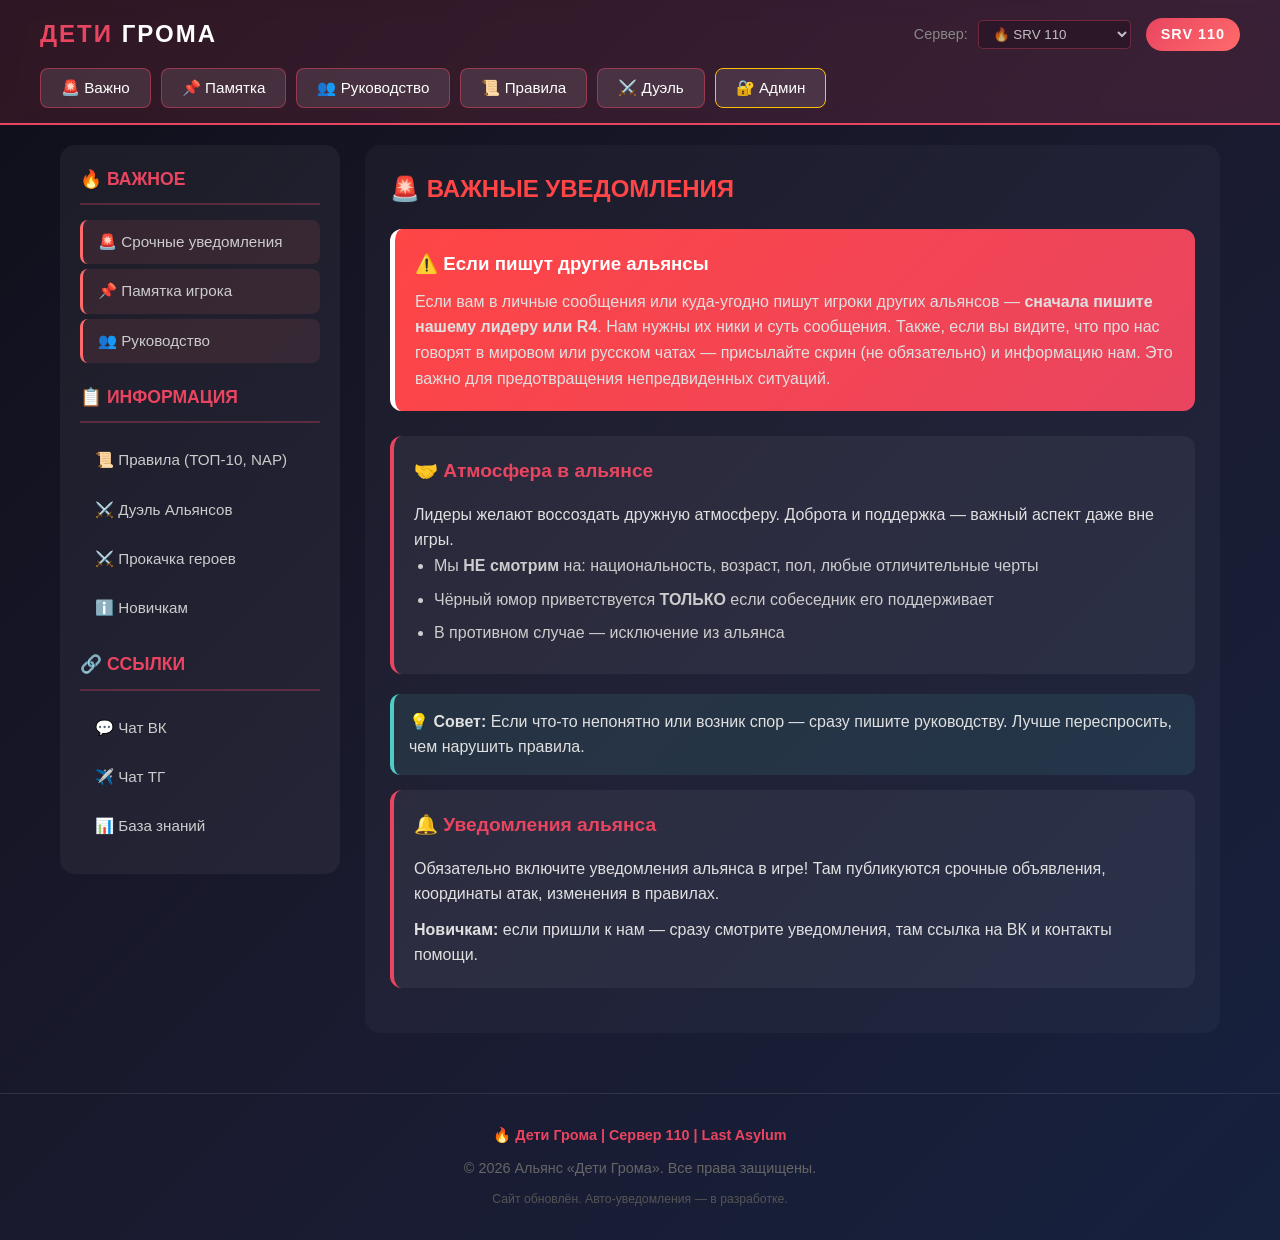
<file: grom2.html>
<!DOCTYPE html>
<html lang="ru">
<head>
    <meta charset="UTF-8">
    <meta name="viewport" content="width=device-width, initial-scale=1.0">
    <title>Дети Грома | Сервер 110 | Last Asylum</title>
    <style>
        /* === БАЗОВЫЕ СТИЛИ === */
        * { margin: 0; padding: 0; box-sizing: border-box; }
        body {
            font-family: 'Segoe UI', Tahoma, Geneva, Verdana, sans-serif;
            background: linear-gradient(135deg, #0f0f1a 0%, #1a1a2e 50%, #16213e 100%);
            min-height: 100vh;
            color: #e0e0e0;
            line-height: 1.6;
        }
        a { color: #e94560; text-decoration: none; transition: 0.3s; }
        a:hover { color: #ff6b6b; }
        
        /* === ШАПКА === */
        header {
            background: rgba(233, 69, 96, 0.15);
            border-bottom: 2px solid #e94560;
            padding: 15px 20px;
            position: sticky;
            top: 0;
            z-index: 1000;
            backdrop-filter: blur(10px);
        }
        .header-content {
            max-width: 1200px;
            margin: 0 auto;
            display: flex;
            justify-content: space-between;
            align-items: center;
            flex-wrap: wrap;
            gap: 15px;
        }
        .logo {
            font-size: 1.5em;
            font-weight: bold;
            color: #e94560;
            text-transform: uppercase;
            letter-spacing: 2px;
        }
        .logo span { color: #fff; }
        .server-badge {
            background: linear-gradient(135deg, #e94560, #ff6b6b);
            color: #fff;
            padding: 5px 15px;
            border-radius: 20px;
            font-weight: bold;
            font-size: 0.9em;
            letter-spacing: 1px;
            animation: glow 2s ease-in-out infinite alternate;
        }
        @keyframes glow {
            from { box-shadow: 0 0 5px rgba(233,69,96,0.5); }
            to { box-shadow: 0 0 20px rgba(233,69,96,0.8); }
        }
        
        /* === НАВИГАЦИЯ === */
        nav { display: flex; gap: 10px; flex-wrap: wrap; }
        .nav-btn {
            background: rgba(255,255,255,0.1);
            border: 1px solid rgba(233,69,96,0.5);
            color: #fff;
            padding: 10px 20px;
            border-radius: 8px;
            cursor: pointer;
            font-size: 0.95em;
            transition: 0.3s;
        }
        .nav-btn:hover, .nav-btn.active {
            background: #e94560;
            border-color: #e94560;
        }
        .nav-btn.urgent {
            background: rgba(255,69,69,0.3);
            border-color: #ff4545;
            animation: pulse 2s infinite;
        }
        @keyframes pulse {
            0%, 100% { box-shadow: 0 0 0 0 rgba(255,69,69,0.4); }
            50% { box-shadow: 0 0 0 10px rgba(255,69,69,0); }
        }
        
        /* === КОНТЕЙНЕР === */
        .container {
            max-width: 1200px;
            margin: 0 auto;
            padding: 20px;
            display: grid;
            grid-template-columns: 280px 1fr;
            gap: 25px;
        }
        @media (max-width: 900px) {
            .container { grid-template-columns: 1fr; }
            nav { justify-content: center; }
        }
        
        /* === БОКОВОЕ МЕНЮ === */
        .sidebar {
            background: rgba(255,255,255,0.05);
            border-radius: 15px;
            padding: 20px;
            height: fit-content;
            position: sticky;
            top: 80px;
            z-index: 100;
        }
        .sidebar h3 {
            color: #e94560;
            margin: 20px 0 15px;
            padding-bottom: 10px;
            border-bottom: 2px solid rgba(233,69,96,0.3);
            font-size: 1.1em;
        }
        .sidebar h3:first-child { margin-top: 0; }
        .sidebar-menu { list-style: none; }
        .sidebar-menu li { margin-bottom: 5px; }
        .sidebar-menu a {
            display: block;
            padding: 10px 15px;
            border-radius: 8px;
            color: #ccc;
            font-size: 0.95em;
        }
        .sidebar-menu a:hover, .sidebar-menu a.active {
            background: rgba(233,69,96,0.2);
            color: #fff;
            padding-left: 20px;
        }
        .sidebar-menu a.important {
            border-left: 3px solid #ff6b6b;
            background: rgba(255,107,107,0.1);
        }
        
        /* === ОСНОВНОЙ КОНТЕНТ === */
        .main-content { background: rgba(255,255,255,0.03); border-radius: 15px; padding: 25px; }
        
        /* === СЕКЦИИ (страницы) === */
        .page { display: none; animation: fadeIn 0.4s; }
        .page.active { display: block; }
        @keyframes fadeIn { from { opacity: 0; transform: translateY(10px); } to { opacity: 1; transform: translateY(0); } }
        
        /* === БАННЕРЫ === */
        .urgent-banner {
            background: linear-gradient(135deg, #ff4545, #e94560);
            border-radius: 12px;
            padding: 20px;
            margin-bottom: 25px;
            border-left: 5px solid #fff;
        }
        .urgent-banner h3 {
            color: #fff;
            margin-bottom: 10px;
            display: flex;
            align-items: center;
            gap: 10px;
        }
        .info-banner {
            background: rgba(78,205,196,0.1);
            border-left: 4px solid #4ecdc4;
            border-radius: 10px;
            padding: 15px;
            margin: 15px 0;
        }
        
        /* === КАРТОЧКИ === */
        .card {
            background: rgba(255,255,255,0.05);
            border-radius: 12px;
            padding: 20px;
            margin-bottom: 20px;
            border-left: 4px solid #e94560;
        }
        .card h4 {
            color: #e94560;
            margin-bottom: 15px;
            font-size: 1.2em;
        }
        .card ul {
            padding-left: 20px;
            color: #ccc;
        }
        .card li { margin-bottom: 8px; }
        .card code {
            background: rgba(0,0,0,0.3);
            padding: 2px 8px;
            border-radius: 4px;
            color: #e94560;
            font-family: monospace;
        }
        
        /* === СЕТКИ === */
        .grid-2 { display: grid; grid-template-columns: repeat(auto-fit, minmax(280px, 1fr)); gap: 20px; }
        .grid-3 { display: grid; grid-template-columns: repeat(auto-fit, minmax(220px, 1fr)); gap: 15px; }
        .grid-4 { display: grid; grid-template-columns: repeat(auto-fit, minmax(180px, 1fr)); gap: 12px; }
        
        /* === РУКОВОДСТВО === */
        .leaders-grid { display: grid; grid-template-columns: repeat(auto-fit, minmax(200px, 1fr)); gap: 15px; }
        .leader-card {
            background: rgba(233,69,96,0.1);
            border-radius: 12px;
            padding: 20px;
            text-align: center;
            border: 1px solid rgba(233,69,96,0.3);
        }
        .leader-card .icon { font-size: 2em; margin-bottom: 10px; }
        .leader-card .role { color: #e94560; font-weight: bold; font-size: 0.9em; margin-bottom: 5px; }
        .leader-card .name { font-size: 1.1em; color: #fff; margin-bottom: 10px; }
        .leader-card .duties { font-size: 0.85em; color: #aaa; text-align: left; }
        .leader-card .duties ul { padding-left: 15px; margin: 0; }
        .leader-card .duties li { margin: 3px 0; }
        
        /* === ДУЭЛЬ АЛЬЯНСОВ === */
        .duel-day {
            background: rgba(255,255,255,0.03);
            border-radius: 10px;
            padding: 15px;
            margin-bottom: 15px;
            border-left: 3px solid #4ecdc4;
        }
        .duel-day h5 {
            color: #4ecdc4;
            margin-bottom: 10px;
            font-size: 1.1em;
        }
        .duel-day .do { color: #4ecdc4; font-weight: 500; }
        .duel-day .dont { color: #ff6b6b; font-weight: 500; }
        
        /* === ССЫЛКИ === */
        .link-card {
            background: rgba(255,255,255,0.05);
            border-radius: 12px;
            padding: 20px;
            text-align: center;
            border: 2px solid rgba(233,69,96,0.3);
            transition: 0.3s;
        }
        .link-card:hover { border-color: #e94560; transform: translateY(-3px); }
        .link-card .icon { font-size: 2em; margin-bottom: 10px; }
        .link-card .platform { color: #e94560; font-weight: bold; margin-bottom: 5px; }
        
        /* === АДМИН === */
        .login-form {
            max-width: 400px;
            margin: 50px auto;
            background: rgba(255,255,255,0.05);
            border-radius: 15px;
            padding: 30px;
            text-align: center;
        }
        .login-form input {
            width: 100%;
            padding: 12px;
            margin: 10px 0;
            border-radius: 8px;
            border: 1px solid rgba(255,255,255,0.2);
            background: rgba(0,0,0,0.3);
            color: #fff;
        }
        .admin-form {
            background: rgba(255,255,255,0.05);
            border-radius: 12px;
            padding: 25px;
            margin-bottom: 20px;
        }
        .form-group { margin-bottom: 15px; }
        .form-group label { display: block; margin-bottom: 5px; color: #ccc; }
        .form-group input, .form-group textarea, .form-group select {
            width: 100%;
            padding: 12px;
            border-radius: 8px;
            border: 1px solid rgba(255,255,255,0.2);
            background: rgba(0,0,0,0.3);
            color: #fff;
            font-size: 1em;
        }
        .form-group textarea { min-height: 120px; resize: vertical; }
        .btn {
            background: #e94560;
            color: #fff;
            border: none;
            padding: 12px 30px;
            border-radius: 8px;
            font-size: 1em;
            cursor: pointer;
            transition: 0.3s;
        }
        .btn:hover { background: #ff6b6b; }
        .btn.secondary { background: #666; }
        
        /* === ФУТЕР === */
        footer {
            text-align: center;
            padding: 30px 20px;
            color: #666;
            font-size: 0.9em;
            margin-top: 40px;
            border-top: 1px solid rgba(255,255,255,0.1);
        }
        .server-footer { color: #e94560; font-weight: bold; margin-bottom: 10px; }
        
        /* === УТИЛИТЫ === */
        .badge {
            display: inline-block;
            padding: 3px 10px;
            border-radius: 20px;
            font-size: 0.8em;
            font-weight: bold;
        }
        .badge.red { background: #ff4545; color: #fff; }
        .badge.green { background: #4ecdc4; color: #000; }
        .badge.blue { background: #45b7d1; color: #fff; }
        .text-center { text-align: center; }
        .mt-20 { margin-top: 20px; }
        .hidden { display: none !important; }
        .warning { background: rgba(255,193,7,0.1); border-left: 4px solid #ffc107; padding: 15px; border-radius: 8px; margin: 15px 0; }
        .warning strong { color: #ffc107; }
        
        /* === МОБИЛЬНОЕ МЕНЮ === */
        @media (max-width: 900px) {
            .sidebar {
                position: fixed;
                top: 80px;
                left: -100%;
                width: 280px;
                height: calc(100vh - 80px);
                transition: 0.3s;
                z-index: 999;
                overflow-y: auto;
                background: rgba(15,15,26,0.98);
            }
            .sidebar.active { left: 0; }
            .menu-toggle {
                display: block;
                position: fixed;
                top: 15px;
                right: 15px;
                background: #e94560;
                border: none;
                color: #fff;
                padding: 10px 15px;
                border-radius: 8px;
                z-index: 1001;
                font-size: 1.5em;
            }
        }
        @media (min-width: 901px) { .menu-toggle { display: none; } }
    </style>
</head>
<body>

    <!-- ШАПКА -->
    <header>
        <div class="header-content">
            <div class="logo">Дети <span>Грома</span></div>
            <div style="display:flex; align-items:center; gap:15px; flex-wrap:wrap;">
                <div style="display:flex; align-items:center; gap:10px;">
                    <span style="color:#888;font-size:0.9em;">Сервер:</span>
                    <select id="serverSelect" disabled style="background:rgba(0,0,0,0.3); border:1px solid rgba(233,69,96,0.5); color:#fff; padding:5px 10px; border-radius:5px;">
                        <option value="110" selected>🔥 SRV 110</option>
                        <option value="future" disabled>🔜 Другие (скоро)</option>
                    </select>
                </div>
                <div class="server-badge">SRV 110</div>
            </div>
            <nav>
                <button class="nav-btn active" onclick="showPage('alerts')">🚨 Важно</button>
                <button class="nav-btn" onclick="showPage('reminders')">📌 Памятка</button>
                <button class="nav-btn" onclick="showPage('leaders')">👥 Руководство</button>
                <button class="nav-btn" onclick="showPage('rules')">📜 Правила</button>
                <button class="nav-btn" onclick="showPage('duel')">⚔️ Дуэль</button>
                <button class="nav-btn" onclick="showPage('admin')" style="border-color:#ffc107">🔐 Админ</button>
            </nav>
        </div>
    </header>

    <!-- КНОПКА ГАМБУРГЕР (мобильные) -->
    <button class="menu-toggle" onclick="toggleMenu()">☰</button>

    <!-- ОСНОВНОЙ КОНТЕНТ -->
    <div class="container">
        
        <!-- БОКОВОЕ МЕНЮ -->
        <aside class="sidebar">
            <h3>🔥 ВАЖНОЕ</h3>
            <ul class="sidebar-menu">
                <li><a href="#" class="active important" onclick="showPage('alerts'); return false;">🚨 Срочные уведомления</a></li>
                <li><a href="#" class="important" onclick="showPage('reminders'); return false;">📌 Памятка игрока</a></li>
                <li><a href="#" class="important" onclick="showPage('leaders'); return false;">👥 Руководство</a></li>
            </ul>
            
            <h3>📋 ИНФОРМАЦИЯ</h3>
            <ul class="sidebar-menu">
                <li><a href="#" onclick="showPage('rules'); return false;">📜 Правила (ТОП-10, NAP)</a></li>
                <li><a href="#" onclick="showPage('duel'); return false;">⚔️ Дуэль Альянсов</a></li>
                <li><a href="#" onclick="showPage('heroes'); return false;">⚔️ Прокачка героев</a></li>
                <li><a href="#" onclick="showPage('newbie'); return false;">ℹ️ Новичкам</a></li>
            </ul>
            
            <h3>🔗 ССЫЛКИ</h3>
            <ul class="sidebar-menu">
                <li><a href="https://vk.me/join/WSMZU1Z8BenQHeNHnK0BaM8yHs80LJkNqfM=" target="_blank">💬 Чат ВК</a></li>
                <li><a href="https://t.me/detigroma" target="_blank">✈️ Чат ТГ</a></li>
                <li><a href="https://docs.google.com/spreadsheets/d/1tMaWfanJMbBER9dLekHoEDbX3YsjUEluzql9EH0trsc/edit" target="_blank">📊 База знаний</a></li>
            </ul>
        </aside>

        <!-- ОСНОВНОЙ БЛОК -->
        <main class="main-content">

            <!-- 🚨 ВАЖНЫЕ УВЕДОМЛЕНИЯ -->
            <div id="alerts" class="page active">
                <h2 style="color:#ff4545; margin-bottom:20px;">🚨 ВАЖНЫЕ УВЕДОМЛЕНИЯ</h2>
                
                <div class="urgent-banner">
                    <h3>⚠️ Если пишут другие альянсы</h3>
                    <p>Если вам в личные сообщения или куда-угодно пишут игроки других альянсов — <strong>сначала пишите нашему лидеру или R4</strong>. Нам нужны их ники и суть сообщения. Также, если вы видите, что про нас говорят в мировом или русском чатах — присылайте скрин (не обязательно) и информацию нам. Это важно для предотвращения непредвиденных ситуаций.</p>
                </div>

                <div class="card">
                    <h4>🤝 Атмосфера в альянсе</h4>
                    <p>Лидеры желают воссоздать дружную атмосферу. Доброта и поддержка — важный аспект даже вне игры.</p>
                    <ul>
                        <li>Мы <strong>НЕ смотрим</strong> на: национальность, возраст, пол, любые отличительные черты</li>
                        <li>Чёрный юмор приветствуется <strong>ТОЛЬКО</strong> если собеседник его поддерживает</li>
                        <li>В противном случае — исключение из альянса</li>
                    </ul>
                </div>

                <div class="info-banner">
                    <strong>💡 Совет:</strong> Если что-то непонятно или возник спор — сразу пишите руководству. Лучше переспросить, чем нарушить правила.
                </div>

                <div class="card">
                    <h4>🔔 Уведомления альянса</h4>
                    <p>Обязательно включите уведомления альянса в игре! Там публикуются срочные объявления, координаты атак, изменения в правилах.</p>
                    <p style="margin-top:10px;"><strong>Новичкам:</strong> если пришли к нам — сразу смотрите уведомления, там ссылка на ВК и контакты помощи.</p>
                </div>
            </div>

            <!-- 📌 ПАМЯТКА ИГРОКА -->
            <div id="reminders" class="page">
                <h2 style="color:#e94560; margin-bottom:20px;">📌 ПАМЯТКА ИГРОКА</h2>
                
                <div class="card" style="border-left-color:#4ecdc4;">
                    <h4>🤝 Взаимопомощь</h4>
                    <ul>
                        <li>Активно помогайте друг другу в развитии и нападениях</li>
                        <li>Если на кого-то напали и святилище горит — тушите или кидайте координаты в чат с просьбой о помощи</li>
                        <li>Если на нас нападает другой альянс — отмечайте админов или пишите в чат</li>
                    </ul>
                </div>

                <div class="card" style="border-left-color:#ffd700;">
                    <h4>💎 Ресурсы и развитие</h4>
                    <ul>
                        <li><strong>Копите 10,000 алмазов</strong> — они нужны для покупки VIP на 30 дней</li>
                        <li>Не тратьте ускорения попусту — они очень понадобятся в будущем</li>
                        <li>Не тратьте энергию из сумки — при атаке других кланов она критически важна</li>
                        <li>В магазинах скупайте <strong>воронью эссенцию</strong> и прокачивайте ворона</li>
                        <li><strong>В исследованиях НЕ качаем «Отряд 4»</strong></li>
                        <li><strong>Буст алмазами:</strong> каждый день, помимо обычного взноса, делайте ещё 10 взносов алмазами (до 22) — это ~100-105 алмазов/день, но сильно ускоряет развитие</li>
                    </ul>
                </div>

                <div class="card" style="border-left-color:#45b7d1;">
                    <h4>🗺️ Карта и локация</h4>
                    <ul>
                        <li>Проверьте местонахождение на карте — если далеко от пункта сбора, используйте перемещение поближе</li>
                        <li>Взаимная помощь работает только если вы рядом!</li>
                    </ul>
                </div>

                <div class="card" style="border-left-color:#ff6b6b;">
                    <h4>⚔️ Бои и атаки</h4>
                    <ul>
                        <li><strong>ЕСЛИ ваша мощь намного слабее огромной скверны — НЕ нападайте на неё, даже штурмом!</strong> Иначе она атакует ваше святилище</li>
                        <li>Мы нападаем <strong>только на тех, кто НЕ состоит в кланах</strong></li>
                        <li>При штурмах и войнах <strong>20% солдат умирает без Возрождения</strong>, остальные — в лечебницу</li>
                    </ul>
                </div>

                <div class="card" style="border-left-color:#9b59b6;">
                    <h4>📜 Этикет и правила</h4>
                    <ul>
                        <li>В чате игры не материтесь напрямую — меняйте одну букву, иначе получите бан от игры</li>
                        <li>Заходите в игру каждый день. Если не можете — предупредите руководство</li>
                        <li>Новичкам: смотрите уведомления альянса, там ссылки на чаты и помощь</li>
                    </ul>
                </div>
            </div>

            <!-- 👥 РУКОВОДСТВО -->
            <div id="leaders" class="page">
                <h2 style="color:#e94560; margin-bottom:20px;">👥 РУКОВОДСТВО</h2>
                <p style="color:#888; margin-bottom:20px;">Сервер 110 | Дети Грома</p>
                
                <!-- R5 -->
                <div class="card" style="border:3px solid #ffd700; background:linear-gradient(135deg, rgba(255,215,0,0.1), rgba(233,69,96,0.1));">
                    <div style="display:flex; align-items:center; gap:15px; flex-wrap:wrap;">
                        <div style="font-size:2.5em;">👑</div>
                        <div>
                            <h3 style="color:#ffd700; margin:0;">R5 — ЛИДЕР</h3>
                            <div style="font-size:1.2em; color:#fff; font-weight:bold;">Antidolgi24ru</div>
                        </div>
                    </div>
                    <ul style="color:#ccc; padding-left:20px; margin-top:15px; line-height:1.8;">
                        <li>Общее руководство и стратегия (вместе с Богиней)</li>
                        <li>Финальное решение в спорах, назначение/снятие R4</li>
                        <li>Переговоры с ТОП альянсами, утверждение союзов/атак</li>
                        <li>Контроль работы всех руководителей</li>
                    </ul>
                </div>

                <!-- R4 -->
                <h3 style="color:#e94560; margin:30px 0 20px;">⚡ R4 — ОСНОВНОЙ СОСТАВ</h3>
                <div class="leaders-grid">
                    <div class="leader-card" style="border-color:#4ecdc4;">
                        <div class="icon">💬</div>
                        <div class="role">🤝 ДИПЛОМАТ</div>
                        <div class="name">Мария22, gnilaiachern</div>
                        <div class="duties">
                            <strong>Обязанности:</strong>
                            <ul>
                                <li>Переговоры с альянсами</li>
                                <li>Урегулирование конфликтов</li>
                                <li>Вербовка (совместно)</li>
                                <li>Подготовка к ивентам</li>
                            </ul>
                        </div>
                    </div>

                    <div class="leader-card" style="border-color:#ffd700;">
                        <div class="icon">🌟</div>
                        <div class="role">⭐ БОГИНЯ</div>
                        <div class="name">Ривелия</div>
                        <div class="duties">
                            <strong>Обязанности:</strong>
                            <ul>
                                <li>Ивенты по развитию</li>
                                <li>Помощь новичкам</li>
                                <li>Координация внутренней жизни</li>
                                <li>Квесты, конкурсы, атмосфера</li>
                            </ul>
                        </div>
                    </div>

                    <div class="leader-card" style="border-color:#45b7d1;">
                        <div class="icon">👥</div>
                        <div class="role">🎯 ВЕРБОВЩИК</div>
                        <div class="name">Evgeniaa2026, ARus, Мария22</div>
                        <div class="duties">
                            <strong>Обязанности:</strong>
                            <ul>
                                <li>Привлечение игроков</li>
                                <li>Объяснение правил</li>
                                <li>Выдача ссылок (ВК/ТГ/сайт)</li>
                                <li>Адаптация новичков</li>
                            </ul>
                        </div>
                    </div>

                    <div class="leader-card" style="border-color:#ff6b6b;">
                        <div class="icon">⚔️</div>
                        <div class="role">🛡️ ВОЕВОДА</div>
                        <div class="name">DoktorDik</div>
                        <div class="duties">
                            <strong>Обязанности:</strong>
                            <ul>
                                <li>Контроль атак (запрет на союзников)</li>
                                <li>Защита караванов сервера</li>
                                <li>Обучение тактике, атакам на др. серверах</li>
                                <li>Урегулирование конфликтов</li>
                            </ul>
                        </div>
                    </div>
                </div>

                <div class="warning mt-20">
                    <strong>💡 Важно:</strong> Каждый R4 отвечает за своё направление. Если вопрос не решается — пишите Лидеру или Богине.
                </div>

                <h3 style="color:#e94560; margin:30px 0 20px;">📞 Связь с руководством</h3>
                <div class="grid-2">
                    <div class="link-card">
                        <div class="icon">💬</div>
                        <div class="platform">ВКонтакте</div>
                        <a href="https://vk.me/join/WSMZU1Z8BenQHeNHnK0BaM8yHs80LJkNqfM=" target="_blank">Перейти в чат</a>
                    </div>
                    <div class="link-card">
                        <div class="icon">✈️</div>
                        <div class="platform">Telegram</div>
                        <a href="https://t.me/detigroma" target="_blank">Перейти в чат</a>
                    </div>
                </div>
            </div>

            <!-- 📜 ПРАВИЛА -->
            <div id="rules" class="page">
                <h2 style="color:#e94560; margin-bottom:20px;">📜 ПРАВИЛА</h2>
                
                <div class="grid-2">
                    <div class="card">
                        <h4>🏆 ТОП-10 (RU)</h4>
                        <ul>
                            <li>Запрещена атака на игроков из ТОП-10 без согласования с <code>R4/R5</code></li>
                            <li>При конфликте — немедленно сообщить руководству</li>
                            <li>Не провоцировать крупные альянсы без стратегии</li>
                            <li>Уважать договорённости с союзниками</li>
                        </ul>
                    </div>
                    <div class="card">
                        <h4>🌍 TOP-10 (EN)</h4>
                        <ul>
                            <li>No attacks on TOP-10 players without <code>R4/R5</code> approval</li>
                            <li>Report any conflict with TOP-10 to leadership immediately</li>
                            <li>Do not provoke major alliances without strategy</li>
                            <li>Respect agreements with allied clans</li>
                        </ul>
                    </div>
                </div>

                <h3 style="color:#e94560; margin:30px 0 20px;">🤝 NAP (Пакт о ненападении)</h3>
                
                <div class="grid-2">
                    <div class="card" style="border-left-color:#4ecdc4;">
                        <h4>✅ Под защитой NAP</h4>
                        <ul>
                            <li>Индивидуальные базы</li>
                            <li>RSS-плитки</li>
                            <li>Караваны — атаковать <strong>только извне сервера</strong></li>
                            <li>Города</li>
                            <li>Поезда (Караваны Альянса) — атаковать <strong>только извне сервера</strong></li>
                        </ul>
                    </div>
                    <div class="card" style="border-left-color:#ff6b6b;">
                        <h4>❌ NAP НЕ защищает</h4>
                        <ul>
                            <li>Невостребованные задания</li>
                            <li>Игровые события, где альянсы намеренно сталкиваются (VS Events)</li>
                        </ul>
                    </div>
                </div>

                <div class="card">
                    <h4>⚠️ Нарушения NAP</h4>
                    <ul>
                        <li>Требуется <strong>скриншот</strong> доказательства</li>
                        <li>О нарушении сообщить альянсу нарушителя <strong>в течение 24 часов</strong></li>
                        <li>Один удар по базе за каждое нарушение</li>
                        <li>Если игроки не соответствуют силе альянса — нарушитель обязан убрать отряды со стен</li>
                        <li>Постоянное нарушение = исключение защиты альянса по NAP</li>
                        <li>Изменения правил требуют 2/3 большинства</li>
                    </ul>
                </div>

                <div class="warning">
                    <strong>⚔️ Военные преступления:</strong> Битвы за города ведутся с достоинством. Спорные вопросы решаем быстро и мирно.
                </div>
            </div>

            <!-- ⚔️ ДУЭЛЬ АЛЬЯНСОВ -->
            <div id="duel" class="page">
                <h2 style="color:#4ecdc4; margin-bottom:20px;">⚔️ ДУЭЛЬ АЛЬЯНСОВ</h2>
                <p style="color:#888; margin-bottom:20px;">Гайд по дням | Не забываем исследовать ветку «Дуэль» в лаборатории!</p>
                
                <div class="info-banner">
                    <strong>📋 Подготовка:</strong> Регистрация команд — только R5/R4. В день события список изменить нельзя. Выбирайте союзников с умом — учитывается общая сила!
                </div>

                <div class="duel-day">
                    <h5>🗓️ ПОНЕДЕЛЬНИК — Подготовка</h5>
                    <p><span class="do">✅ ДЕЛАЕМ:</span> Задания Сокола, расходуем энергию, собираем ресурсы, кормим Ворона</p>
                    <p><span class="dont">❌ НЕ ДЕЛАЕМ:</span> Не ускоряем ничего, не заходим в Таверну, не открываем сундуки Ворона, не качаем героев/звёзды/навыки</p>
                </div>

                <div class="duel-day">
                    <h5>🗓️ ВТОРНИК — Активность</h5>
                    <p><span class="do">✅ ДЕЛАЕМ:</span> Только золотые UR караваны, только UR секретные операции, нанимаем выживших в Таверне (героев не трогать!), ускоряем стройку</p>
                    <p><span class="dont">❌ НЕ ДЕЛАЕМ:</span> Не ускоряем ничего кроме стройки, не нанимаем героев в Таверне, не открываем сундуки, не качаем героев, не кормим Ворона</p>
                </div>

                <div class="duel-day">
                    <h5>🗓️ СРЕДА — Исследования</h5>
                    <p><span class="do">✅ ДЕЛАЕМ:</span> Задания Сокола, в Лаборатории улучшаем ветку «ДУЭЛЬ АЛЬЯНСОВ» с ускорениями, открываем сундуки Ворона</p>
                    <p><span class="dont">❌ НЕ ДЕЛАЕМ:</span> Не ускоряем ничего кроме Лаборатории, не заходим в Таверну, не качаем героев/звёзды/навыки, не кормим Ворона</p>
                </div>

                <div class="duel-day">
                    <h5>🗓️ ЧЕТВЕРГ — Прокачка</h5>
                    <p><span class="do">✅ ДЕЛАЕМ:</span> Прокачиваем героев по максимуму — навыки, звёзды, эликсиры</p>
                    <p><span class="dont">❌ НЕ ДЕЛАЕМ:</span> Не обучаем солдат (в пятницу понадобится), не используем исследования строительства</p>
                </div>

                <div class="duel-day">
                    <h5>🗓️ ПЯТНИЦА — Финал подготовки</h5>
                    <p><span class="do">✅ ДЕЛАЕМ:</span> Задания Сокола, ускоряем стройку, исследования, обучение солдат</p>
                    <p><span class="dont">❌ НЕ ДЕЛАЕМ:</span> Не нанимаем/не улучшаем героев, не заходим в Таверну, не улучшаем/не кормим Ворона</p>
                </div>

                <div class="duel-day">
                    <h5>🗓️ СУББОТА — Бой</h5>
                    <p><span class="do">✅ ДЕЛАЕМ:</span> Золотые караваны, золотые секретные операции, ускоряем стройку, исследования, обучение и лечение солдат</p>
                    <p><span class="dont">❌ НЕ ДЕЛАЕМ:</span> Не нанимаем/не улучшаем героев, не заходим в Таверну, не улучшаем/не кормим Ворона, не открываем сундуки</p>
                </div>

                <h3 style="color:#e94560; margin:30px 0 20px;">🏆 Приоритетные здания для захвата</h3>
                <div class="grid-2">
                    <div class="card">
                        <h4>🔥 Высокий приоритет</h4>
                        <ul>
                            <li><strong>Врата миграции</strong> — -50% перезарядка телепорта</li>
                            <li><strong>Лечебная палатка</strong> — +15 солдат каждые 10 сек (4 шт = 60/10сек)</li>
                            <li><strong>Реликвии войны</strong> — +15% атака/защита/здоровье союзникам</li>
                            <li><strong>Замок эликсира</strong> — максимум очков альянса</li>
                        </ul>
                    </div>
                    <div class="card">
                        <h4>📊 Средний приоритет</h4>
                        <ul>
                            <li><strong>Проклятый алтарь</strong> — -15% атака/защита/здоровье врагам</li>
                            <li><strong>Наблюдательный пункт</strong> — +10% очков со всех зданий</li>
                            <li><strong>Алхимическая мастерская</strong> — +50 очков/сек альянсу</li>
                            <li><strong>Лагерь</strong> — мало очков, только если победа не грозит</li>
                        </ul>
                    </div>
                </div>

                <div class="warning">
                    <strong>💡 Стратегия:</strong> В первые минуты проанализируйте противника, распределите силы между захватом и удержанием зданий. Всё зависит от слаженности альянса!
                </div>
            </div>

            <!-- ⚔️ ПРОКАЧКА ГЕРОЕВ -->
            <div id="heroes" class="page">
                <h2 style="color:#e94560; margin-bottom:20px;">⚔️ ПРОКАЧКА ГЕРОЕВ</h2>
                
                <div class="card">
                    <h4>🛡️ Расстановка отряда</h4>
                    <div style="background:rgba(0,0,0,0.3); padding:15px; border-radius:8px; margin:15px 0; text-align:center;">
                        <p><strong>ПЕРВАЯ ЛИНИЯ:</strong> 🛡️ Танк | 🧙 Саппорт (центр) | 🛡️ Танк</p>
                        <p><strong>ВТОРАЯ ЛИНИЯ:</strong> ⚔️ Дамагер | ⚔️ Дамагер</p>
                    </div>
                    <p><strong>ВАЖНО:</strong> На первой линии всегда щиты! Вторую линию можно менять.</p>
                </div>

                <div class="card">
                    <h4>🎯 Роли по фракциям</h4>
                    <ul>
                        <li><strong style="color:#e94560;">2 танка (щитовики)</strong> — всегда вперёд</li>
                        <li><strong style="color:#4ecdc4;">2 дамагера</strong> (мечи/клинки/стрелы) — по бокам</li>
                        <li><strong style="color:#45b7d1;">1 саппорт</strong> (маг/жрица) — центр</li>
                    </ul>
                </div>

                <div class="urgent-banner">
                    <h3>⚠️ Перед каждым боем</h3>
                    <p>Проверьте расстановку героев! Неправильная позиция = проигрыш.</p>
                </div>

                <div class="card">
                    <h4>🦾 Золотая экипировка</h4>
                    <p><strong>Танкам (передняя линия):</strong> 🛡️ Щит + 🦾 Доспех (золотой!) + 👢 Ботинки</p>
                    <p><strong>Дамагерам (задняя линия):</strong> ⚔️ Меч/Клинок + 🧤 Перчатки/Наручи</p>
                    <p><strong>Саппорту:</strong> 🧪 Посох/Книга + снаряжение на ману/здоровье</p>
                    <div class="warning" style="margin-top:15px;">
                        <strong>ВАЖНО:</strong> Если меч у танка, а доспех у дамагера — МЕНЯЙТЕ! Золотой доспех — танку, золотой меч — дамагеру.
                    </div>
                </div>
            </div>

            <!-- ℹ️ НОВИЧКАМ -->
            <div id="newbie" class="page">
                <h2 style="color:#e94560; margin-bottom:20px;">ℹ️ НОВИЧКАМ</h2>
                
                <div class="card">
                    <h4>🚀 Первые шаги</h4>
                    <ol style="padding-left:20px; color:#ccc;">
                        <li>Прочитай правила в разделе «Правила»</li>
                        <li>Напиши в чат: «Привет, я новичок» — поможем!</li>
                        <li>Участвуй в операциях — даже с малыми силами ты полезен</li>
                        <li>Задавай вопросы — глупых вопросов не бывает</li>
                    </ol>
                </div>

                <div class="card">
                    <h4>💡 Тексты для вербовки (копируй и отправляй)</h4>
                    <div style="background:rgba(0,0,0,0.3); padding:15px; border-radius:8px; margin:10px 0;">
                        <p><strong>Для союза:</strong><br>
                        «Привет!) Наш альянс ищет союзников для взаимопомощи. Готовы помогать в защите и нападении, для нас самое главное — верность, надёжность и выгода обоим сторонам) Как вы на это смотрите?)»</p>
                    </div>
                    <div style="background:rgba(0,0,0,0.3); padding:15px; border-radius:8px; margin:10px 0;">
                        <p><strong>Для вербовки:</strong><br>
                        «Ищешь клан для игры в удовольствие? В наш дружный и крепкий альянс «ГРОМ» идёт набор активных и желающих развиваться игроков. Тебя ждёт ламповая атмосфера, помощь с квестами и активная поддержка. Мы — не просто клан, мы — семья! Присоединяйся к нам)»</p>
                    </div>
                    <div style="background:rgba(0,0,0,0.3); padding:15px; border-radius:8px; margin:10px 0;">
                        <p><strong>Для новеньких:</strong><br>
                        «Привет) самое важное пишу сразу, поглядывай пожалуйста в уведомления альянса и если будут вопросы — обращайся, мы поможем)»</p>
                    </div>
                </div>

                <div class="grid-2 mt-20">
                    <div class="link-card">
                        <div class="icon">📚</div>
                        <div class="platform">База знаний</div>
                        <a href="https://docs.google.com/spreadsheets/d/1tMaWfanJMbBER9dLekHoEDbX3YsjUEluzql9EH0trsc/edit" target="_blank">Открыть таблицу</a>
                    </div>
                    <div class="link-card">
                        <div class="icon">❓</div>
                        <div class="platform">Задать вопрос</div>
                        <a href="https://t.me/detigroma" target="_blank">Написать в чат</a>
                    </div>
                </div>
            </div>

            <!-- 🔐 АДМИН -->
            <div id="admin" class="page">
                <div id="adminLogin">
                    <div class="login-form">
                        <h3 style="color:#e94560; margin-bottom:20px;">🔐 Вход для руководства</h3>
                        <input type="password" id="adminPass" placeholder="Введите пароль">
                        <button class="btn" onclick="checkAdmin()">Войти</button>
                        <p id="loginError" style="color:#ff4545; margin-top:10px; display:none;">Неверный пароль</p>
                    </div>
                </div>

                <div id="adminPanel" class="hidden">
                    <h2 style="color:#e94560; margin-bottom:20px;">🔐 АДМИН-ПАНЕЛЬ</h2>
                    
                    <div class="admin-form">
                        <h3>📝 Опубликовать уведомление</h3>
                        <div class="form-group">
                            <label>Текст</label>
                            <textarea id="alertText" placeholder="Важное сообщение для альянса..."></textarea>
                        </div>
                        <button class="btn" onclick="publishAlert()">📤 Опубликовать</button>
                    </div>

                    <div class="card">
                        <h4>ℹ️ Как это работает</h4>
                        <p>• Заполни текст и нажми «Опубликовать»<br>
                        • Уведомление появится в разделе «🚨 Важно»<br>
                        • Сейчас уведомления отправляются вручную — скопируй текст и отправь в ВК/ТГ</p>
                    </div>

                    <button class="btn secondary" onclick="logoutAdmin()">🚪 Выйти</button>
                </div>
            </div>

        </main>
    </div>

    <!-- ФУТЕР -->
    <footer>
        <div class="server-footer">🔥 Дети Грома | Сервер 110 | Last Asylum</div>
        <p>© 2026 Альянс «Дети Грома». Все права защищены.</p>
        <p style="margin-top:10px; font-size:0.85em; color:#555;">
            Сайт обновлён. Авто-уведомления — в разработке.
        </p>
    </footer>

    <!-- СКРИПТЫ -->
    <script>
        // === ПЕРЕКЛЮЧЕНИЕ СТРАНИЦ ===
        function showPage(pageId) {
            document.querySelectorAll('.page').forEach(p => p.classList.remove('active'));
            document.getElementById(pageId).classList.add('active');
            document.querySelectorAll('.nav-btn, .sidebar-menu a').forEach(b => b.classList.remove('active'));
            event?.target?.classList?.add('active');
            // Закрыть мобильное меню
            document.querySelector('.sidebar')?.classList?.remove('active');
        }

        // === МОБИЛЬНОЕ МЕНЮ ===
        function toggleMenu() {
            document.querySelector('.sidebar').classList.toggle('active');
        }
        document.querySelectorAll('.sidebar-menu a').forEach(link => {
            link.addEventListener('click', () => {
                document.querySelector('.sidebar').classList.remove('active');
            });
        });

        // === АДМИН ===
        const ADMIN_PASS = "grom2026"; // ⚠️ ПОМЕНЯЙ НА СВОЙ!
        function checkAdmin() {
            if (document.getElementById('adminPass').value === ADMIN_PASS) {
                document.getElementById('adminLogin').classList.add('hidden');
                document.getElementById('adminPanel').classList.remove('hidden');
                document.getElementById('loginError').style.display = 'none';
            } else {
                document.getElementById('loginError').style.display = 'block';
            }
        }
        function logoutAdmin() {
            document.getElementById('adminLogin').classList.remove('hidden');
            document.getElementById('adminPanel').classList.add('hidden');
            document.getElementById('adminPass').value = '';
        }
        function publishAlert() {
            const text = document.getElementById('alertText').value;
            if (!text) { alert('Введите текст!'); return; }
            alert('✅ Уведомление готово!\n\nСкопируй текст ниже и отправь в чаты:\n\n' + text);
            document.getElementById('alertText').value = '';
        }

        // === СЕРВЕР-СЕЛЕКТОР ===
        document.getElementById('serverSelect').addEventListener('change', function() {
            if (this.value !== '110') {
                alert('🔜 Другие сервера будут доступны позже!');
                this.value = '110';
            }
        });

        // === ИНИЦИАЛИЗАЦИЯ ===
        document.addEventListener('DOMContentLoaded', () => showPage('alerts'));
    </script>
</body>
</html>
</file>
<file: style.css>
/* Базовые сбросы и переменные */
* {
    margin: 0;
    padding: 0;
    box-sizing: border-box;
}

:root {
    --bg-dark: #0a0a0f;
    --bg-card: #14141f;
    --accent: #f1c40f; /* жёлтый */
    --accent-glow: rgba(241, 196, 15, 0.4);
    --text-light: #ffffff;
    --text-dim: #b0b0c0;
    --border-dim: #2a2a3a;
    --font-primary: 'Inter', sans-serif;
    --font-secondary: 'Montserrat', sans-serif;
    --transition: all 0.3s ease;
}

body {
    font-family: var(--font-primary);
    background-color: var(--bg-dark);
    color: var(--text-light);
    line-height: 1.6;
    overflow-x: hidden;
    position: relative;
    transition: background-color 0.3s, color 0.3s;
}

/* Фоновые вращающиеся эмодзи — ИСПРАВЛЕННЫЙ ВАРИАНТ */
.bg-emoji {
    position: fixed;
    top: 0;
    left: 0;
    width: 100%;
    height: 100%;
    pointer-events: none; /* Чтобы фон не мешал нажимать на кнопки */
    z-index: -1;
    opacity: 0.15; /* Немного прозрачнее, чтобы не перебивать контент */
    overflow: hidden;
    display: flex;
    justify-content: center;
    align-items: center;
}

.bg-emoji::before {
    content: "🍌 8 1 7 🍌 8 1 7 🍌 8 1 7";
    position: absolute;
    font-size: 15vw; /* Размер относительно ширины экрана */
    white-space: nowrap;
    color: #e74c3c; /* Красный */
    font-weight: bold;
    animation: rotateBg 40s linear infinite;
    text-shadow: 0 0 20px rgba(231, 76, 60, 0.3);
    width: 100%;
    text-align: center;
}

@keyframes rotateBg {
    from { transform: rotate(0deg) scale(1); }
    to { transform: rotate(360deg) scale(1.2); }
}

/* Для светлой темы */
body.light-theme .bg-emoji::before {
    opacity: 0.3;
    color: #c0392b;
}

/* Прелоадер */
#preloader {
    position: fixed;
    top: 0;
    left: 0;
    width: 100%;
    height: 100%;
    background: var(--bg-dark);
    display: flex;
    justify-content: center;
    align-items: center;
    z-index: 9999;
    transition: opacity 0.5s ease, visibility 0.5s;
}
#preloader.hidden {
    opacity: 0;
    visibility: hidden;
}
.preloader__content {
    text-align: center;
}
.preloader__banana {
    width: 120px;
    height: auto;
    animation: bounce 1s infinite alternate;
}
.preloader__banana-fallback {
    animation: bounce 1s infinite alternate;
}
@keyframes bounce {
    from { transform: translateY(0); }
    to { transform: translateY(-20px); }
}
.preloader__numbers {
    font-size: 3rem;
    font-weight: 700;
    color: var(--accent);
    margin-top: 20px;
    animation: pulse 1s infinite;
}
@keyframes pulse {
    0% { opacity: 0.5; transform: scale(0.9); }
    100% { opacity: 1; transform: scale(1.1); }
}

/* Контейнер */
.container {
    max-width: 1200px;
    margin: 0 auto;
    padding: 0 20px;
}

/* Типография */
.section-title {
    font-size: 2.5rem;
    font-weight: 700;
    margin-bottom: 1rem;
    text-align: center;
    background: linear-gradient(135deg, #fff, var(--accent));
    -webkit-background-clip: text;
    -webkit-text-fill-color: transparent;
    background-clip: text;
}
.section-subtitle {
    text-align: center;
    color: var(--text-dim);
    font-size: 1.2rem;
    margin-bottom: 3rem;
}

/* Кнопки */
.btn {
    display: inline-block;
    padding: 12px 30px;
    border-radius: 50px;
    font-weight: 600;
    text-decoration: none;
    transition: var(--transition);
    cursor: pointer;
    border: none;
    font-size: 1rem;
}
.btn-primary {
    background: var(--accent);
    color: #0a0a0f;
    box-shadow: 0 0 15px var(--accent-glow);
}
.btn-primary:hover {
    background: #f39c12;
    box-shadow: 0 0 25px var(--accent-glow);
    transform: translateY(-2px);
}
.btn-outline {
    background: transparent;
    color: white;
    border: 2px solid var(--accent);
}
.btn-outline:hover {
    background: var(--accent);
    color: #0a0a0f;
    box-shadow: 0 0 15px var(--accent-glow);
    transform: translateY(-2px);
}

/* Шапка */
.header {
    position: fixed;
    top: 0;
    left: 0;
    width: 100%;
    padding: 20px 0;
    background: rgba(10, 10, 15, 0.8);
    backdrop-filter: blur(10px);
    z-index: 1000;
    border-bottom: 1px solid var(--border-dim);
}
.header__inner {
    display: flex;
    align-items: center;
    justify-content: space-between;
}
.logo {
    font-size: 1.5rem;
    font-weight: 700;
    background: linear-gradient(135deg, #fff, var(--accent));
    -webkit-background-clip: text;
    -webkit-text-fill-color: transparent;
    background-clip: text;
}
.nav {
    display: flex;
    gap: 30px;
}
.nav a {
    color: var(--text-dim);
    text-decoration: none;
    font-weight: 500;
    transition: var(--transition);
}
.nav a:hover {
    color: var(--accent);
}
.header__promo {
    background: rgba(241, 196, 15, 0.2);
    padding: 8px 16px;
    border-radius: 50px;
    font-size: 0.9rem;
    border: 1px solid var(--accent);
    color: var(--accent);
}
.theme-switcher {
    margin-left: 20px;
    cursor: pointer;
    font-size: 1.5rem;
    color: var(--text-dim);
    transition: var(--transition);
}
.theme-switcher:hover {
    color: var(--accent);
}
.mobile-menu-btn {
    display: none;
    background: none;
    border: none;
    color: white;
    font-size: 1.8rem;
    cursor: pointer;
}
.mobile-menu {
    display: none;
    position: fixed;
    top: 80px;
    left: 0;
    width: 100%;
    background: rgba(10, 10, 15, 0.95);
    backdrop-filter: blur(10px);
    padding: 20px;
    z-index: 999;
    flex-direction: column;
    align-items: center;
    gap: 20px;
    border-bottom: 1px solid var(--border-dim);
    transform: translateY(-100%);
    transition: transform 0.3s ease;
}
.mobile-menu.active {
    transform: translateY(0);
}
.mobile-menu a {
    color: white;
    text-decoration: none;
    font-size: 1.2rem;
}
.mobile-menu__promo {
    background: rgba(241, 196, 15, 0.2);
    padding: 8px 16px;
    border-radius: 50px;
    border: 1px solid var(--accent);
    color: var(--accent);
}

/* Hero */
.hero {
    min-height: 100vh;
    display: flex;
    align-items: center;
    position: relative;
    padding: 100px 0;
}
.hero__content {
    max-width: 800px;
}
.hero__title {
    font-size: 4rem;
    font-weight: 700;
    line-height: 1.2;
    margin-bottom: 1.5rem;
    background: linear-gradient(135deg, #fff, var(--accent));
    -webkit-background-clip: text;
    -webkit-text-fill-color: transparent;
    background-clip: text;
}
.hero__subtitle {
    font-size: 1.3rem;
    color: var(--text-dim);
    margin-bottom: 2rem;
}
.hero__btns {
    display: flex;
    gap: 20px;
    margin-bottom: 2rem;
}
.hero__qr-note {
    display: inline-flex;
    align-items: center;
    gap: 10px;
    background: rgba(255,255,255,0.05);
    padding: 10px 20px;
    border-radius: 50px;
    color: var(--text-dim);
    font-size: 0.95rem;
}
.hero__qr-note i {
    color: var(--accent);
    font-size: 1.2rem;
}
.hero__line {
    position: absolute;
    bottom: 0;
    left: 0;
    width: 100%;
    height: 1px;
    background: linear-gradient(90deg, transparent, var(--accent), transparent);
}

/* Статистика */
.stats {
    padding: 60px 0;
    background: rgba(0,0,0,0.2);
}
.stats-grid {
    display: grid;
    grid-template-columns: repeat(auto-fit, minmax(150px, 1fr));
    gap: 30px;
    text-align: center;
}
.stat-number {
    font-size: 3rem;
    font-weight: 700;
    color: var(--accent);
    line-height: 1.2;
}
.stat-label {
    font-size: 1.2rem;
    color: var(--text-dim);
}

/* Услуги */
.services {
    padding: 100px 0;
}
.services__grid {
    display: grid;
    grid-template-columns: repeat(auto-fit, minmax(300px, 1fr));
    gap: 30px;
}
.service-card {
    background: var(--bg-card);
    padding: 30px;
    border-radius: 20px;
    border: 1px solid var(--border-dim);
    transition: var(--transition);
    backdrop-filter: blur(10px);
}
.service-card:hover {
    transform: translateY(-10px);
    border-color: var(--accent);
    box-shadow: 0 10px 30px rgba(241, 196, 15, 0.1);
}
.service-card__icon {
    font-size: 2.5rem;
    color: var(--accent);
    margin-bottom: 20px;
}
.service-card h3 {
    font-size: 1.5rem;
    margin-bottom: 10px;
}
.service-card p {
    color: var(--text-dim);
}

/* Портфолио */
.portfolio {
    padding: 100px 0;
    background: rgba(0,0,0,0.2);
}
.portfolio__grid {
    display: grid;
    grid-template-columns: repeat(auto-fit, minmax(350px, 1fr));
    gap: 30px;
    margin-bottom: 40px;
}
.portfolio-card {
    background: var(--bg-card);
    border-radius: 20px;
    overflow: hidden;
    border: 1px solid var(--border-dim);
    transition: var(--transition);
}
.portfolio-card:hover {
    transform: scale(1.03);
    border-color: var(--accent);
    box-shadow: 0 0 30px rgba(241, 196, 15, 0.3);
}
.portfolio-card__image {
    height: 200px;
    display: flex;
    align-items: center;
    justify-content: center;
    background: #1a1a2a;
}
.portfolio-card__content {
    padding: 20px;
}
.portfolio-card__content h4 {
    font-size: 1.3rem;
    margin-bottom: 5px;
}
.portfolio-card__content p {
    color: var(--text-dim);
    margin-bottom: 15px;
}
.portfolio-card__link {
    color: var(--accent);
    text-decoration: none;
    font-weight: 600;
    display: inline-flex;
    align-items: center;
    gap: 5px;
}
.portfolio-card__link i {
    transition: transform 0.2s;
}
.portfolio-card__link:hover i {
    transform: translateX(5px);
}

/* Процесс работы */
.work-process {
    padding: 100px 0;
}
.process-grid {
    display: grid;
    grid-template-columns: repeat(auto-fit, minmax(220px, 1fr));
    gap: 30px;
    margin-top: 40px;
}
.process-step {
    background: var(--bg-card);
    padding: 30px 20px;
    border-radius: 20px;
    text-align: center;
    border: 1px solid var(--border-dim);
    transition: var(--transition);
}
.process-step:hover {
    transform: translateY(-10px);
    border-color: var(--accent);
}
.process-step__image {
    margin-bottom: 20px;
    min-height: 80px;
}
.process-step__image img {
    width: 80px;
    height: 80px;
    object-fit: contain;
    filter: drop-shadow(0 0 10px var(--accent-glow));
}
.process-step__image i {
    font-size: 48px;
    color: var(--accent);
}
.process-step h3 {
    font-size: 1.5rem;
    margin-bottom: 10px;
}
.process-step p {
    color: var(--text-dim);
}

/* Отзывы */
.testimonials {
    padding: 100px 0;
}
.testimonials-grid {
    display: grid;
    grid-template-columns: repeat(auto-fit, minmax(300px, 1fr));
    gap: 30px;
}
.testimonial-card {
    background: var(--bg-card);
    padding: 30px;
    border-radius: 20px;
    border: 1px solid var(--border-dim);
}
.testimonial-text {
    font-style: italic;
    color: var(--text-dim);
    margin-bottom: 20px;
    font-size: 1rem;
}
.testimonial-author {
    display: flex;
    align-items: center;
    gap: 15px;
}
.testimonial-author i {
    font-size: 40px;
    color: var(--accent);
}
.testimonial-author h4 {
    font-size: 1.1rem;
    margin-bottom: 5px;
}
.testimonial-author p {
    color: var(--text-dim);
    font-size: 0.9rem;
}

/* Студия 817 */
.studio {
    padding: 100px 0;
}
.studio__inner {
    display: grid;
    grid-template-columns: 1fr 1fr;
    gap: 50px;
    align-items: center;
}
.studio__content {
    max-width: 500px;
}
.studio__text {
    font-size: 1.2rem;
    color: var(--text-dim);
    margin: 20px 0;
}
.studio__features {
    display: grid;
    grid-template-columns: 1fr 1fr;
    gap: 15px;
    margin: 30px 0;
}
.studio__feature {
    display: flex;
    align-items: center;
    gap: 10px;
}
.studio__feature i {
    color: var(--accent);
}
.studio__qr {
    background: rgba(241, 196, 15, 0.1);
    padding: 15px;
    border-radius: 10px;
    margin: 30px 0;
    display: flex;
    align-items: center;
    gap: 15px;
    border-left: 4px solid var(--accent);
}
.studio__qr i {
    font-size: 2rem;
    color: var(--accent);
}
.studio__image {
    border-radius: 20px;
    overflow: hidden;
    box-shadow: 0 20px 40px rgba(0,0,0,0.5);
}

/* Контакты */
.contact {
    padding: 100px 0;
    background: rgba(0,0,0,0.3);
}
.contact__inner {
    display: grid;
    grid-template-columns: 1fr 1fr;
    gap: 50px;
    margin-top: 40px;
}
.contact__info {
    display: flex;
    flex-direction: column;
    gap: 20px;
}
.contact__item {
    display: flex;
    align-items: center;
    gap: 15px;
    font-size: 1.1rem;
}
.contact__item i {
    font-size: 1.5rem;
    color: var(--accent);
    width: 30px;
}
.contact__item a {
    color: white;
    text-decoration: none;
    transition: var(--transition);
}
.contact__item a:hover {
    color: var(--accent);
}
.contact__social {
    display: flex;
    gap: 20px;
    margin-top: 20px;
}
.contact__social a {
    color: var(--text-dim);
    font-size: 1.8rem;
    transition: var(--transition);
}
.contact__social a:hover {
    color: var(--accent);
    transform: translateY(-3px);
}
.contact__map {
    margin-top: 20px;
}
.contact__form {
    display: flex;
    flex-direction: column;
    gap: 20px;
    margin-top: 30px;
}
.contact__form input,
.contact__form textarea {
    background: var(--bg-card);
    border: 1px solid var(--border-dim);
    padding: 15px 20px;
    border-radius: 10px;
    font-family: inherit;
    color: white;
    transition: var(--transition);
}
.contact__form input:focus,
.contact__form textarea:focus {
    outline: none;
    border-color: var(--accent);
    box-shadow: 0 0 10px var(--accent-glow);
}
.contact__form button {
    align-self: flex-start;
}

/* Футер */
.footer {
    padding: 30px 0;
    border-top: 1px solid var(--border-dim);
    text-align: center;
    color: var(--text-dim);
}

/* Анимации при скролле */
.animate-on-scroll {
    opacity: 0;
    transform: translateY(30px);
    transition: opacity 0.6s ease, transform 0.6s ease;
}
.animate-on-scroll.animated {
    opacity: 1;
    transform: translateY(0);
}

/* Светлая тема */
body.light-theme {
    --bg-dark: #f5f5f7;
    --bg-card: #ffffff;
    --text-light: #1a1a2a;
    --text-dim: #4a4a5a;
    --border-dim: #d0d0e0;
    --accent: #f1c40f;
    --accent-glow: rgba(241, 196, 15, 0.3);
}
body.light-theme .header {
    background: rgba(255,255,255,0.8);
    border-bottom-color: #d0d0e0;
}
body.light-theme .service-card,
body.light-theme .portfolio-card,
body.light-theme .process-step,
body.light-theme .testimonial-card,
body.light-theme .contact__form input,
body.light-theme .contact__form textarea {
    background: white;
    box-shadow: 0 5px 20px rgba(0,0,0,0.05);
}
body.light-theme .btn-outline {
    color: #1a1a2a;
}
body.light-theme .btn-outline:hover {
    color: #1a1a2a;
}
body.light-theme .bg-emoji {
    opacity: 0.2;
}

/* Адаптивность */
@media (max-width: 992px) {
    .hero__title {
        font-size: 3rem;
    }
    .studio__inner {
        grid-template-columns: 1fr;
    }
    .studio__image {
        order: -1;
    }
    .contact__inner {
        grid-template-columns: 1fr;
    }
}
@media (max-width: 768px) {
    .nav, .header__promo, .theme-switcher {
        display: none;
    }
    .mobile-menu-btn {
        display: block;
    }
    .hero__title {
        font-size: 2.5rem;
    }
    .hero__btns {
        flex-direction: column;
        gap: 15px;
    }
    .services__grid, .portfolio__grid, .testimonials-grid, .process-grid {
        grid-template-columns: 1fr;
    }
    .studio__features {
        grid-template-columns: 1fr;
    }
    .stats-grid {
        grid-template-columns: 1fr 1fr;
    }
}
@media (max-width: 480px) {
    .stats-grid {
        grid-template-columns: 1fr;
    }
    .logo {
        font-size: 1.2rem;
    }
}
/* ===== Летающий банан ===== */
.flying-banana {
    position: fixed;
    width: 60px;           /* Уменьшаем картинку до 60px */
    height: 60px;
    pointer-events: none;  /* Чтобы банан не мешал кликать по кнопкам */
    z-index: 9999;
    transition: transform 0.1s linear; /* Плавность движения */
    will-change: left, top;
    filter: drop-shadow(0 0 15px rgba(241, 196, 15, 0.7));
}

.flying-banana img {
    width: 100%;
    height: 100%;
    object-fit: contain;   /* Сохраняем пропорции */
    animation: flyAndGlow 0.8s infinite alternate; /* Парение и свечение */
}

/* Анимация полёта (покачивание + свечение ранца) */
@keyframes flyAndGlow {
    0% {
        transform: translateY(0) rotate(0deg);
        filter: drop-shadow(0 0 5px #f39c12);
    }
    50% {
        transform: translateY(-5px) rotate(2deg);
        filter: drop-shadow(0 0 15px #e74c3c);
    }
    100% {
        transform: translateY(5px) rotate(-2deg);
        filter: drop-shadow(0 0 5px #f1c40f);
    }
}
</file>
